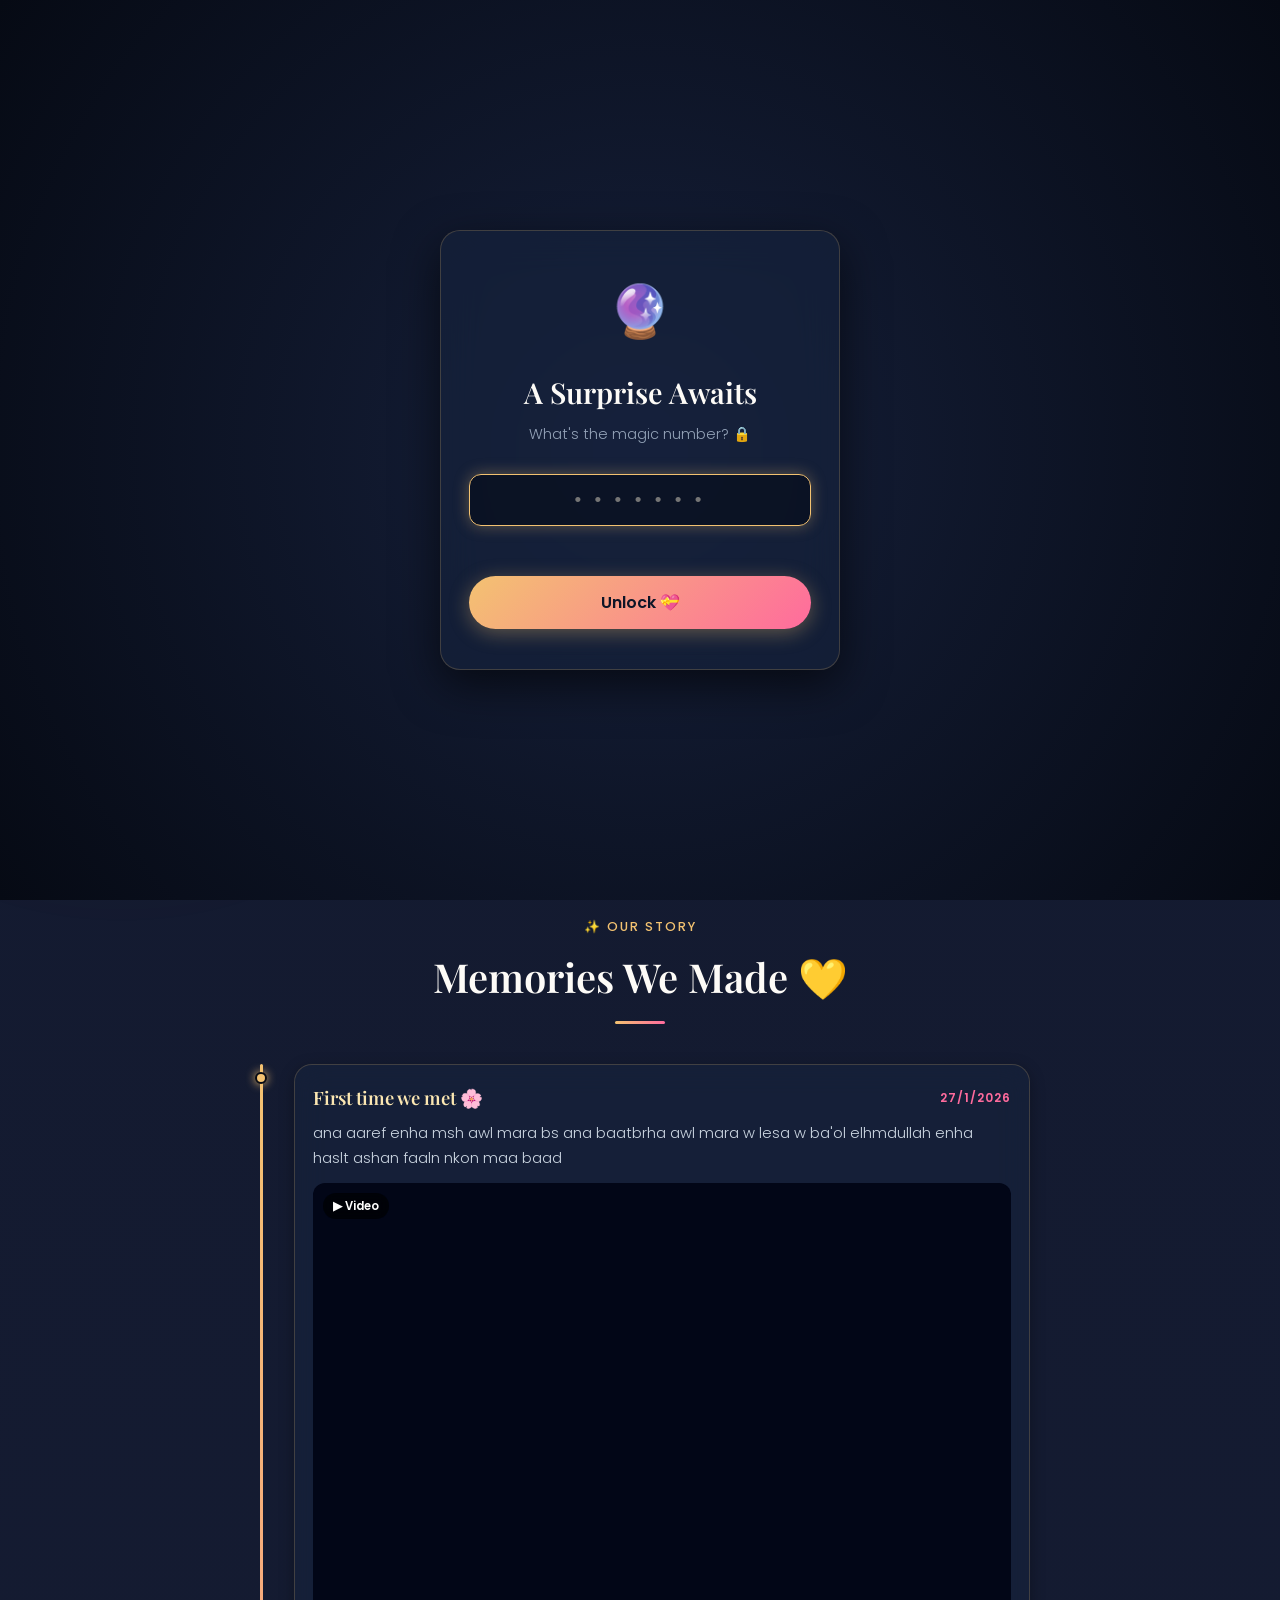
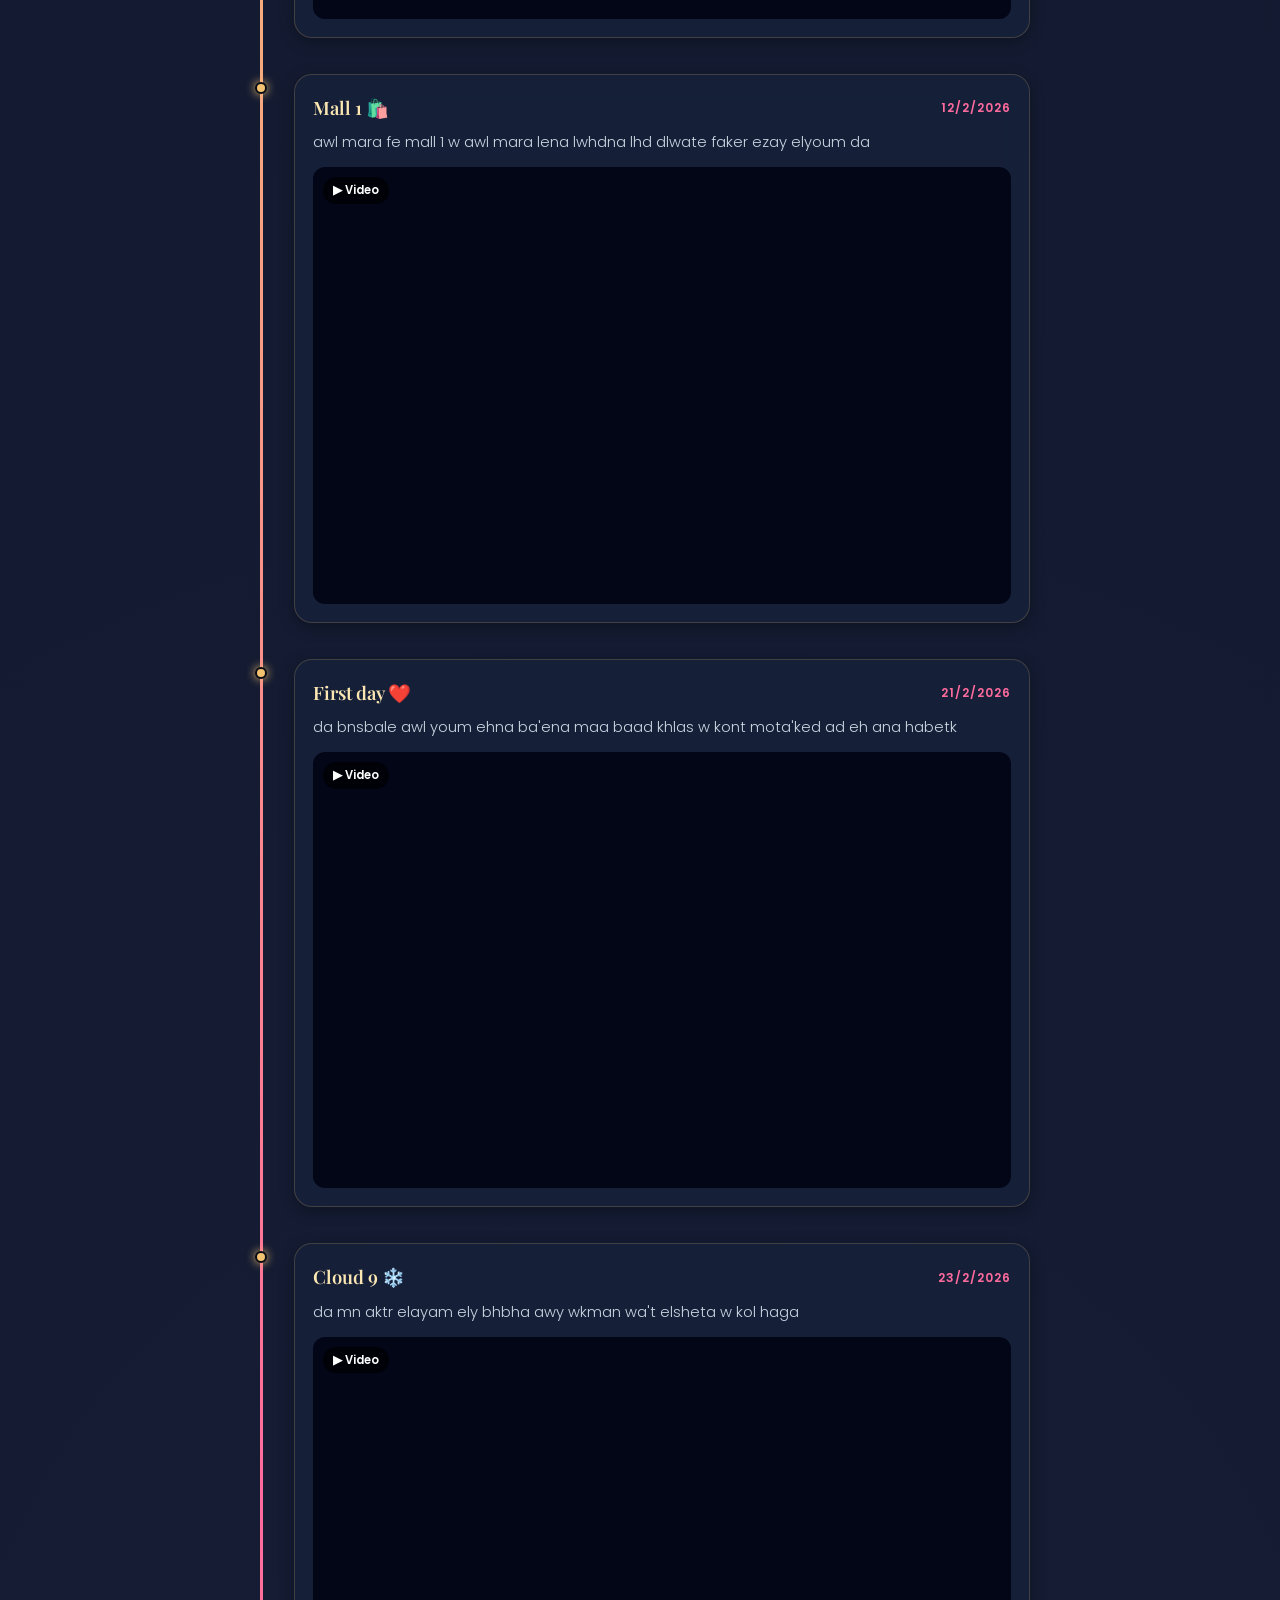
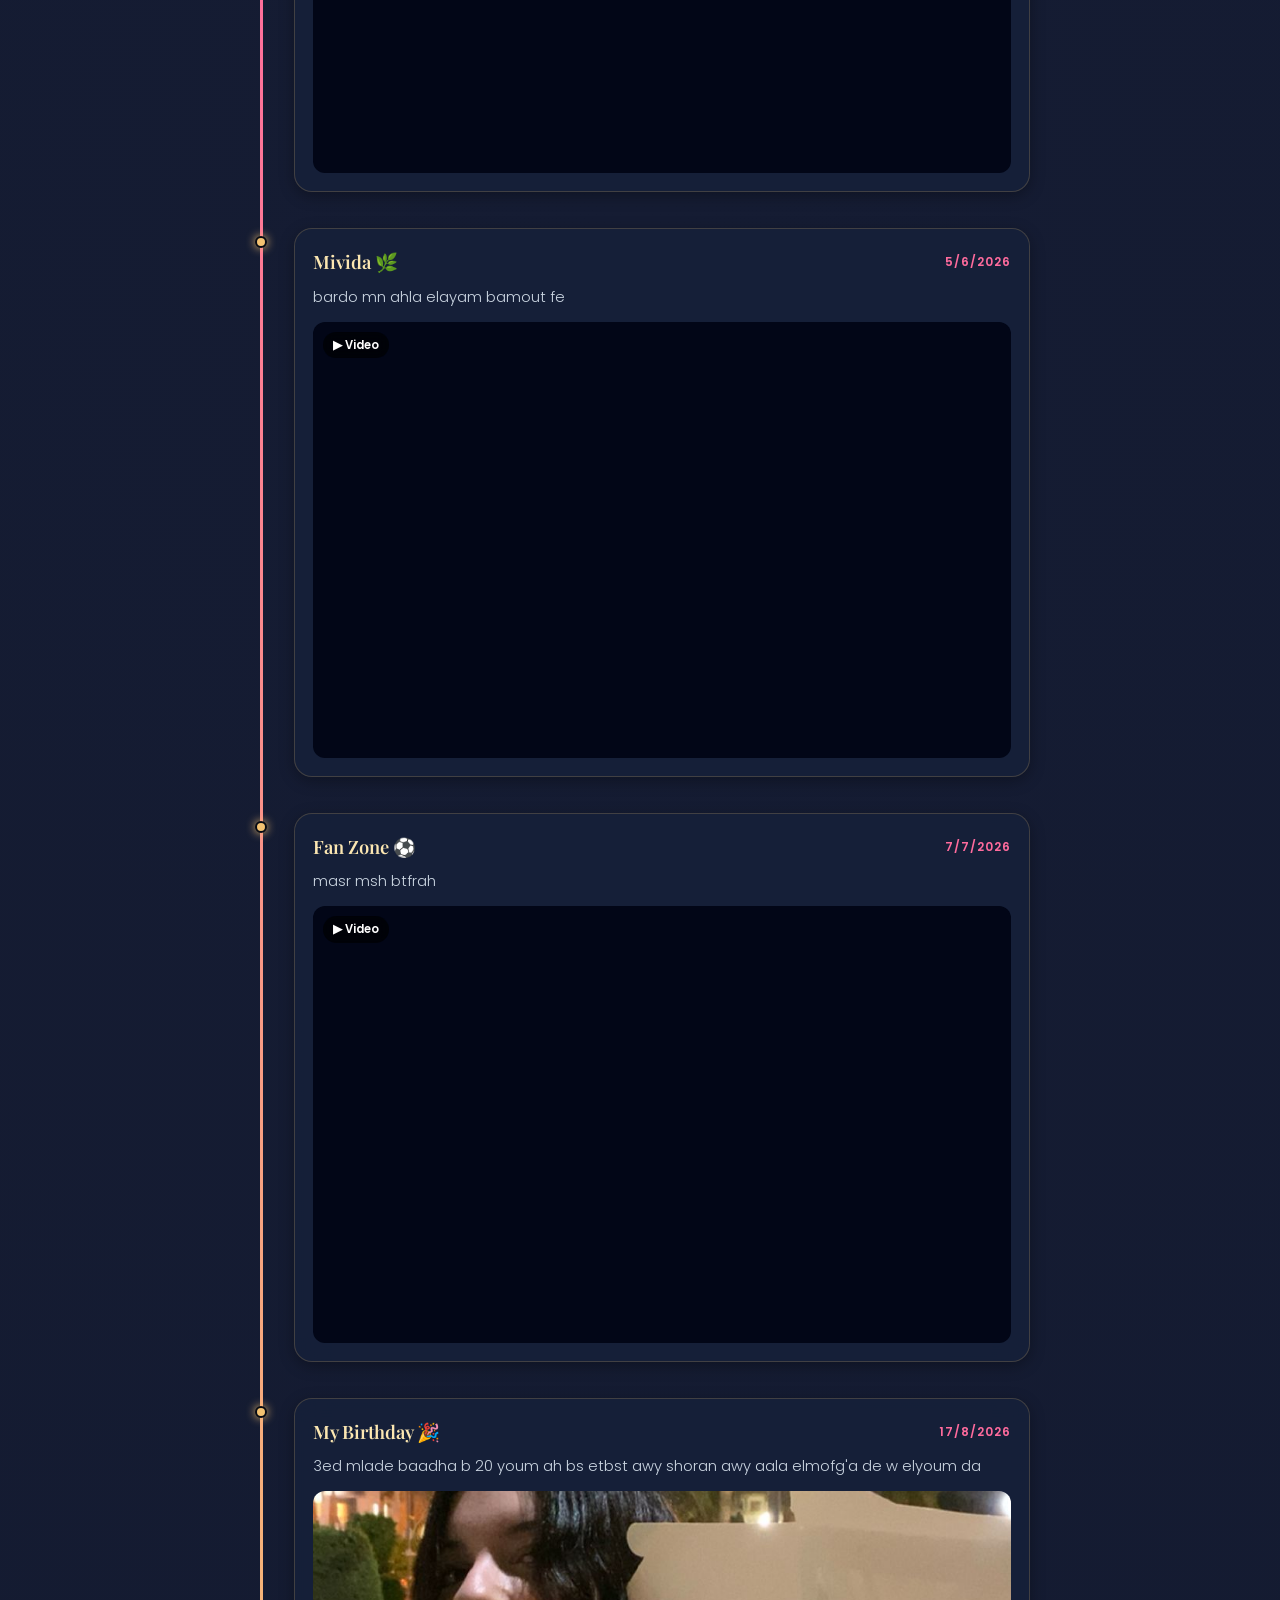
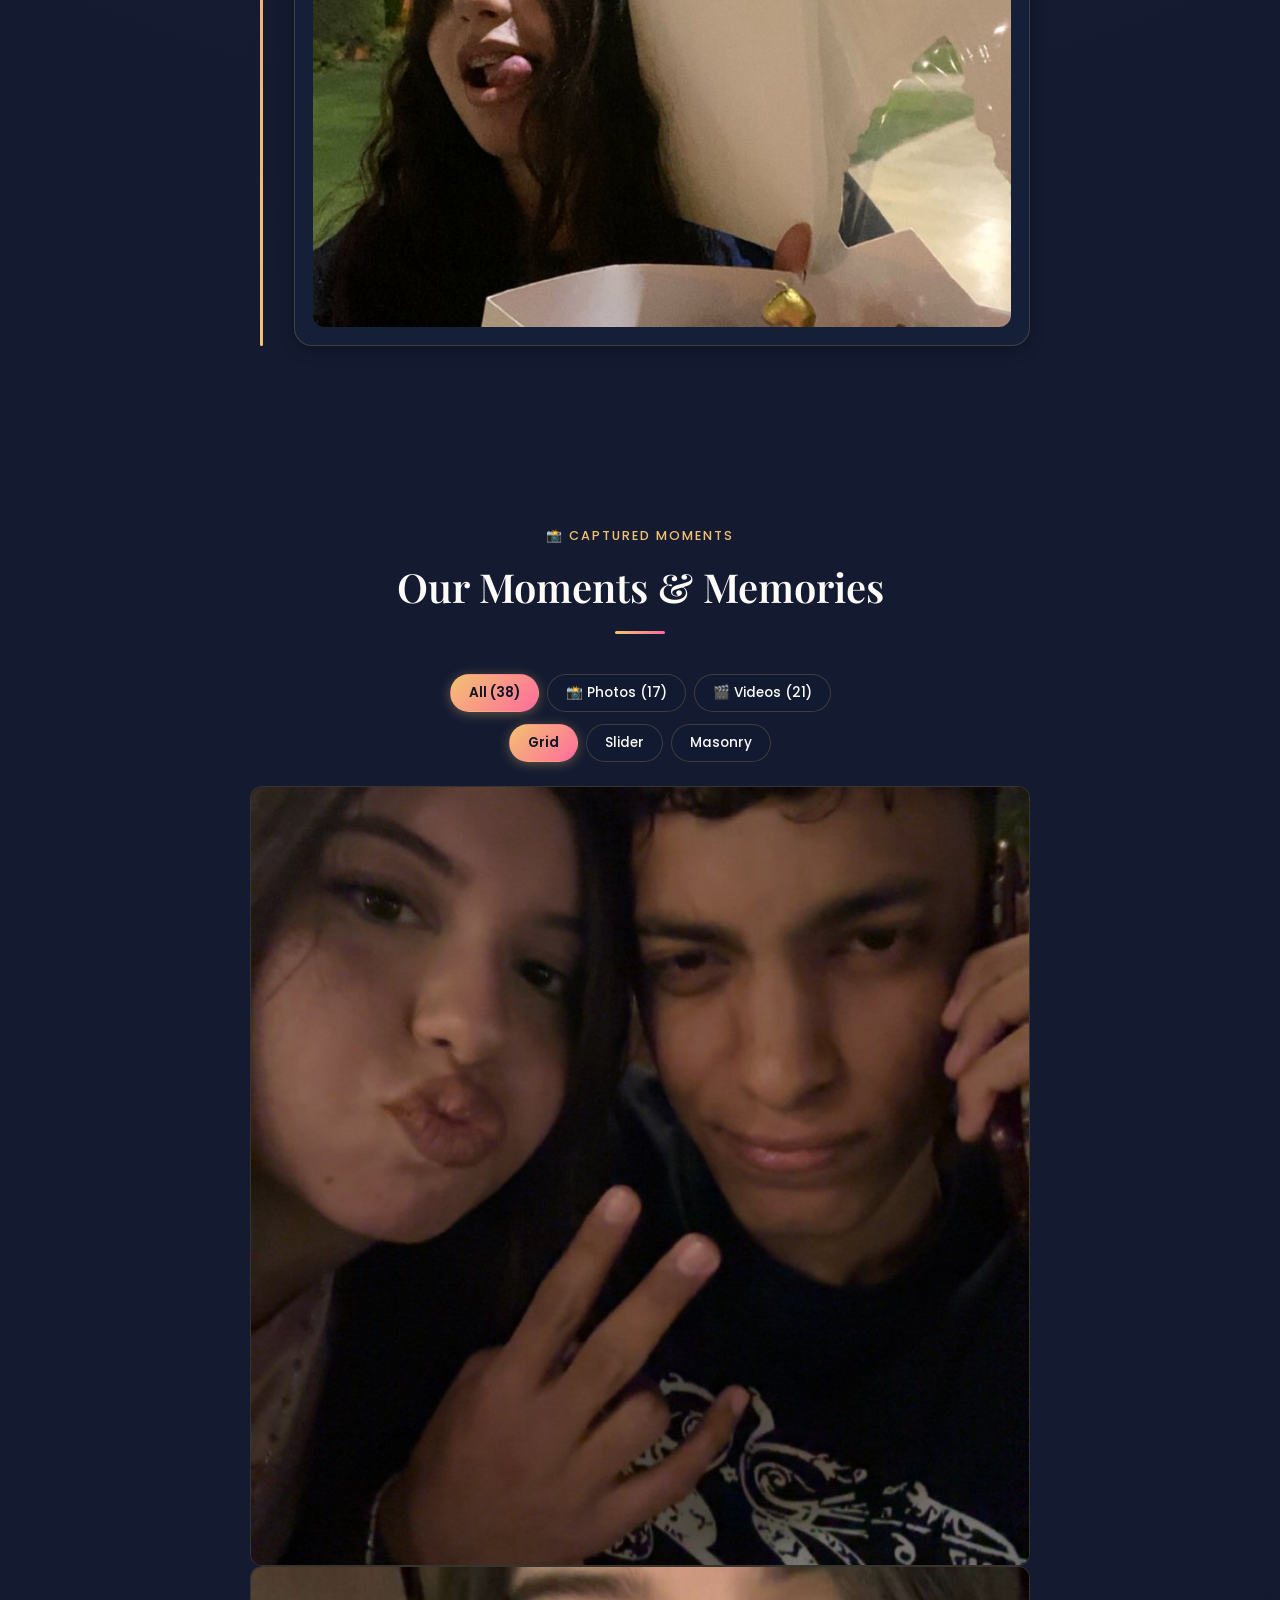
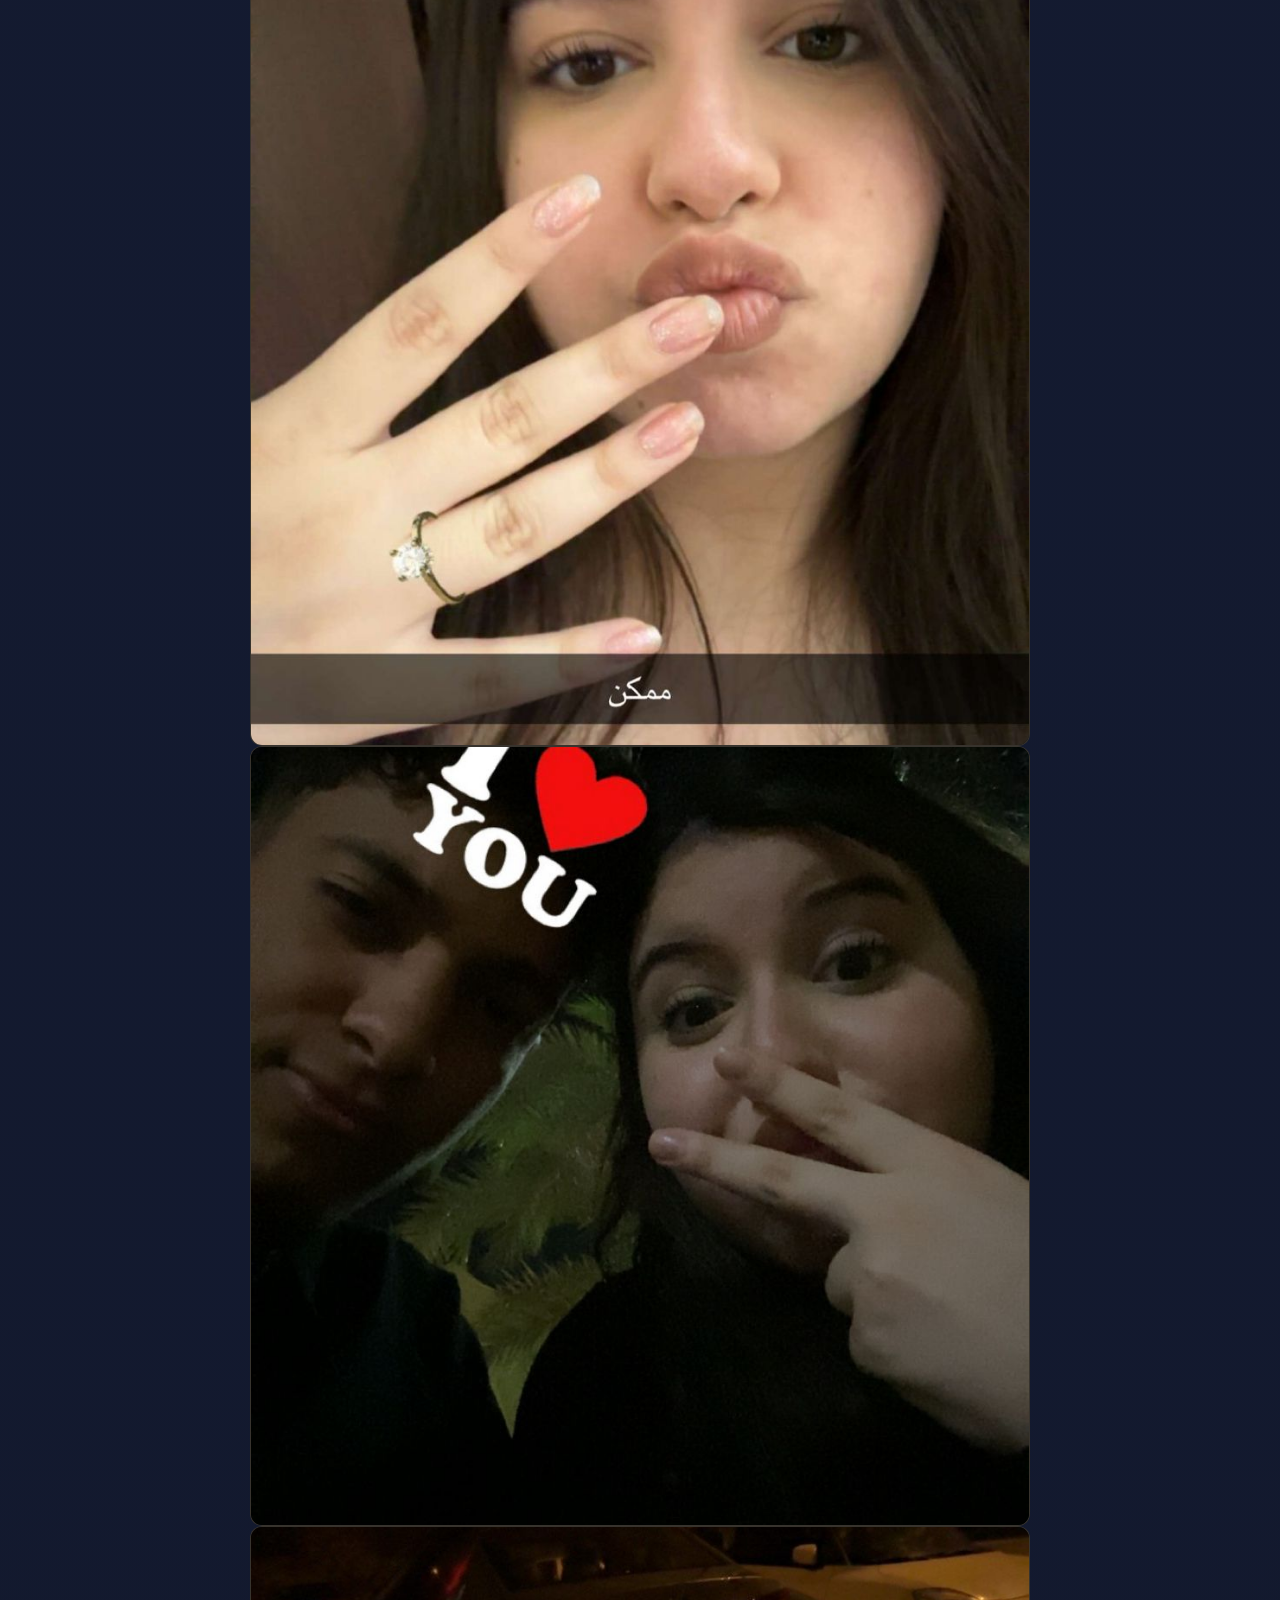
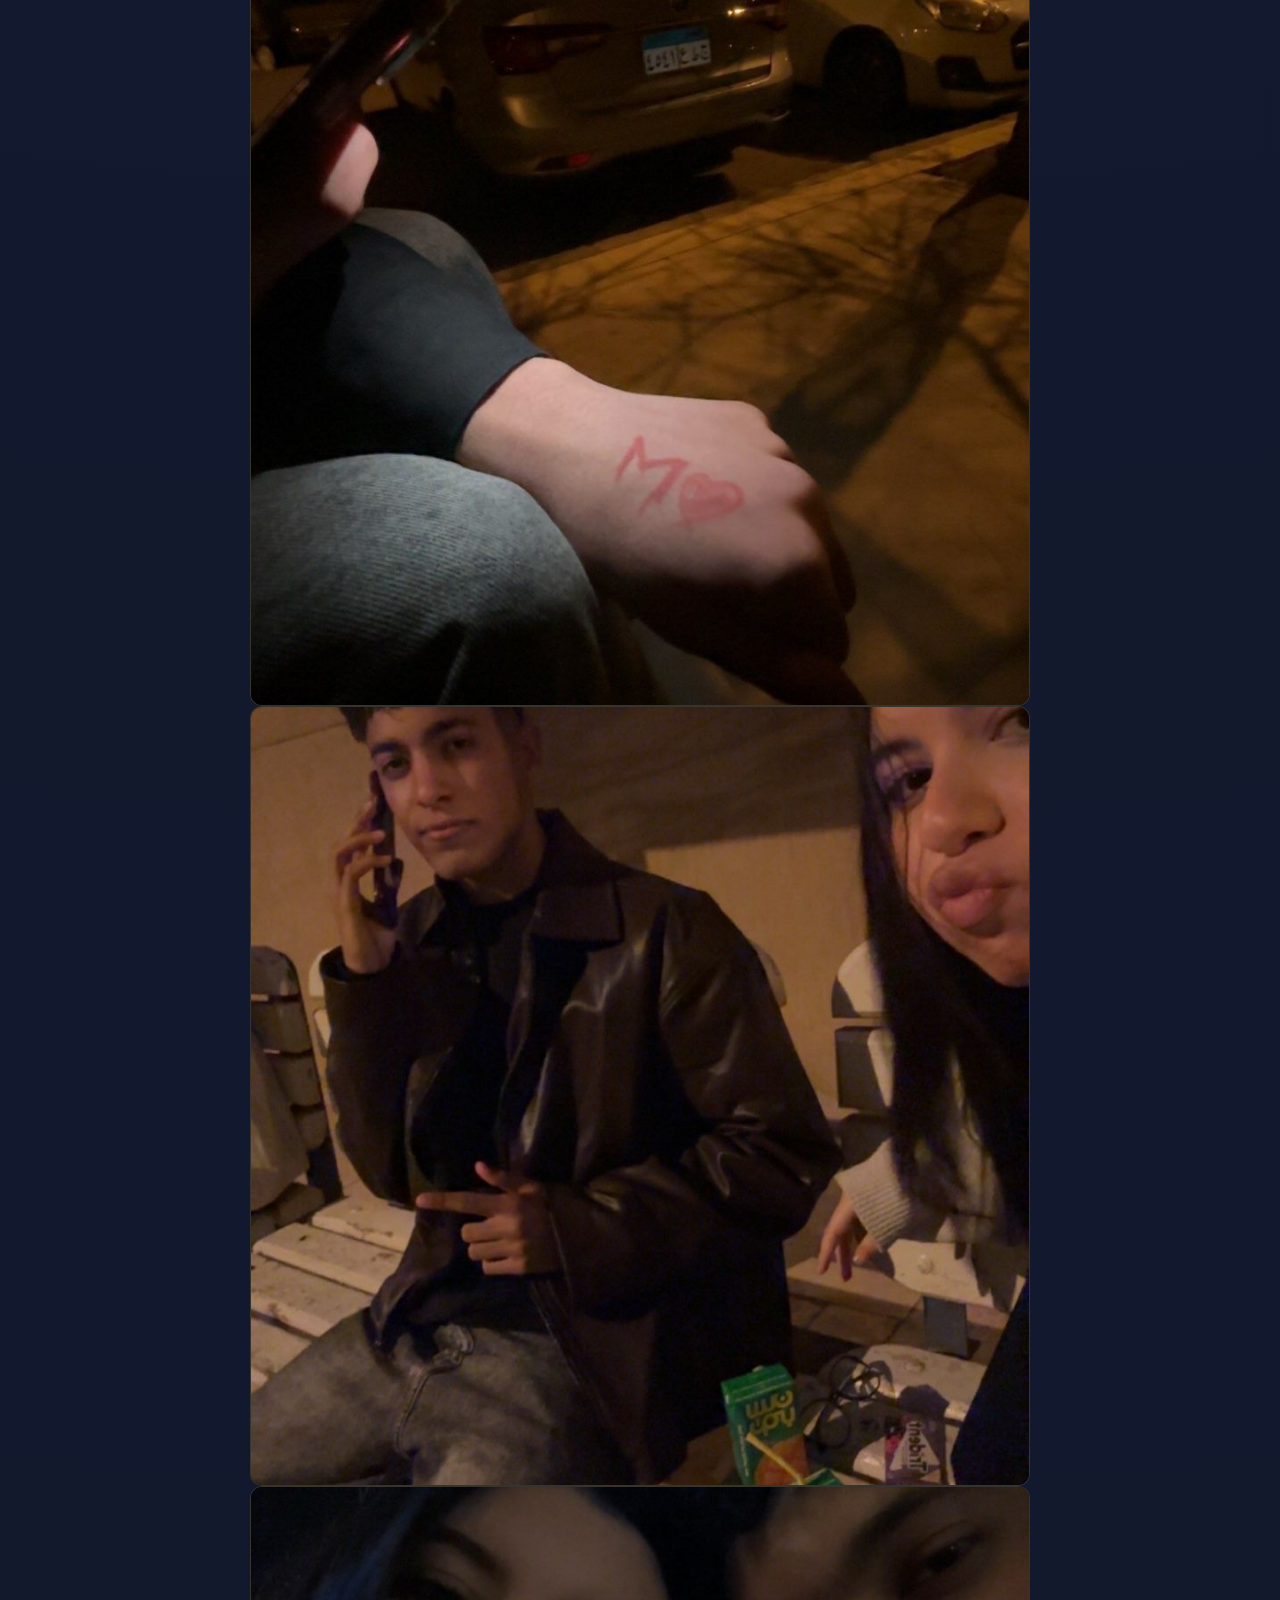
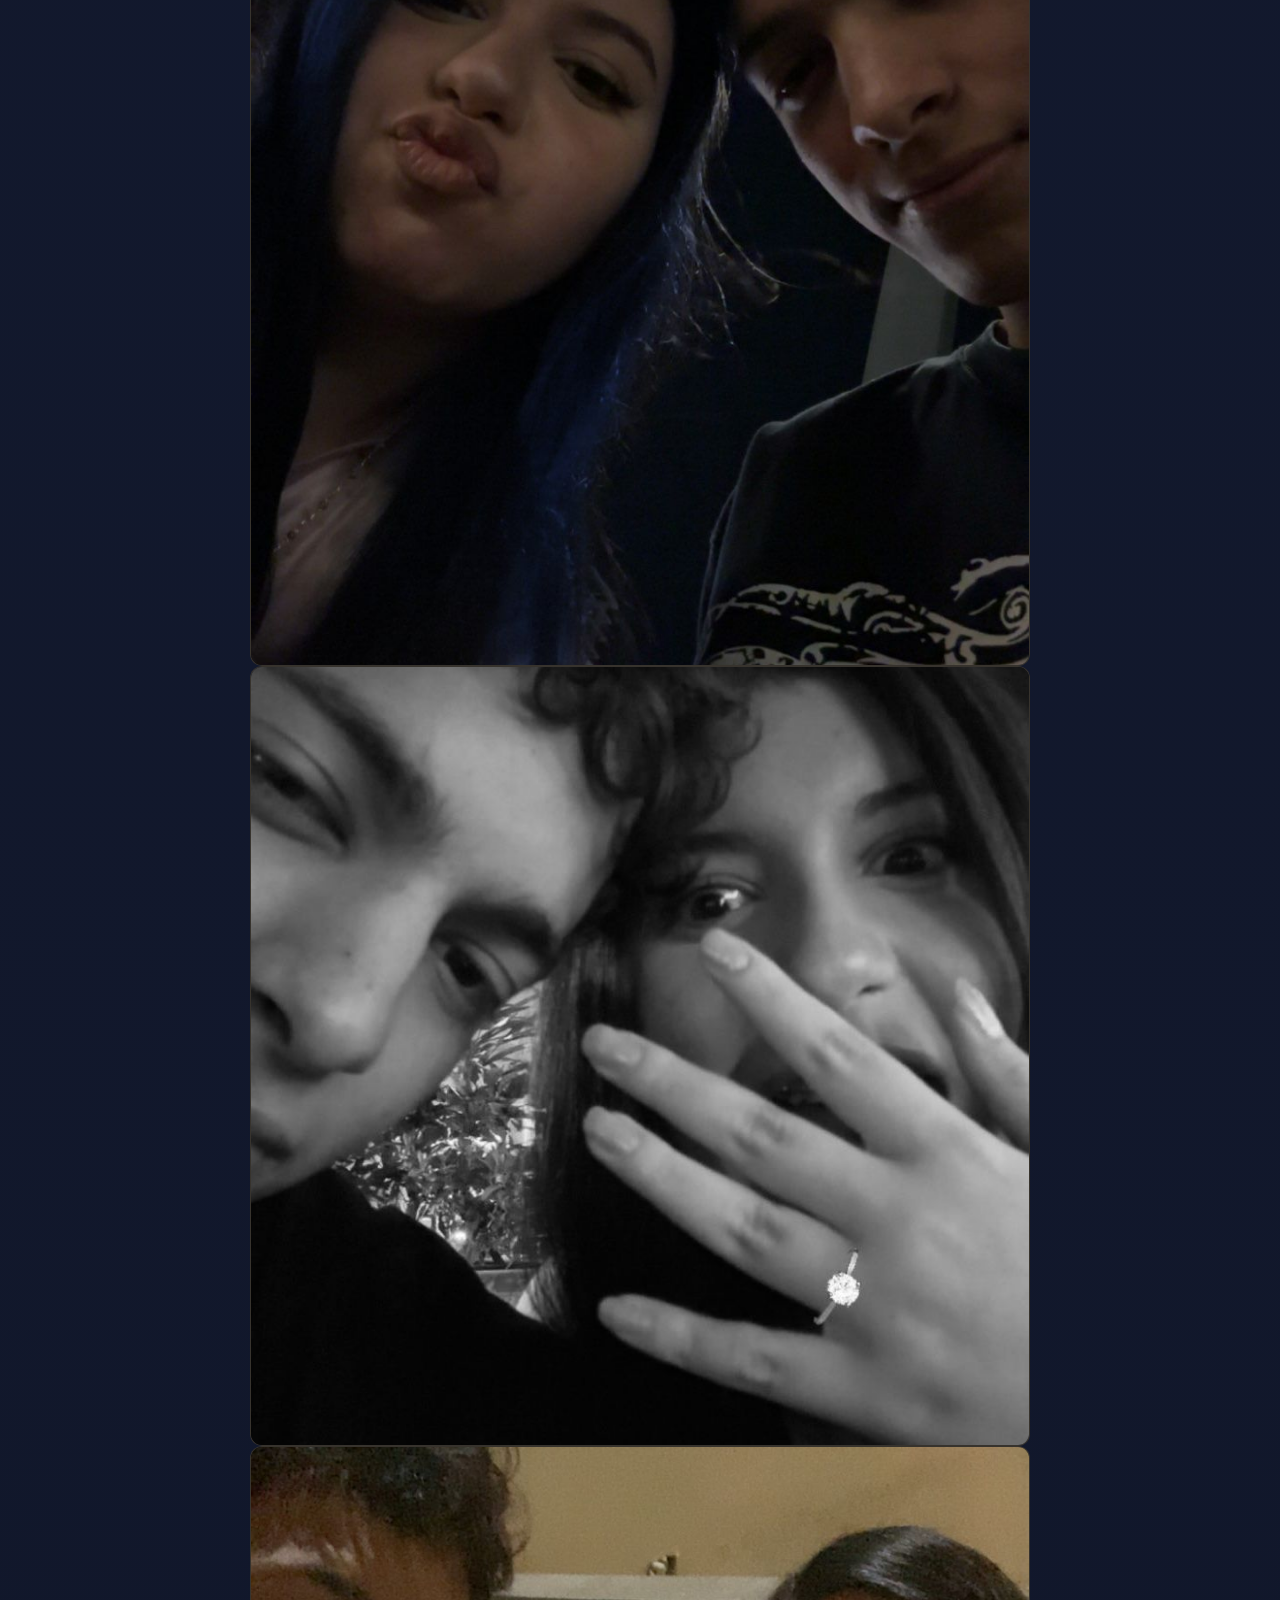
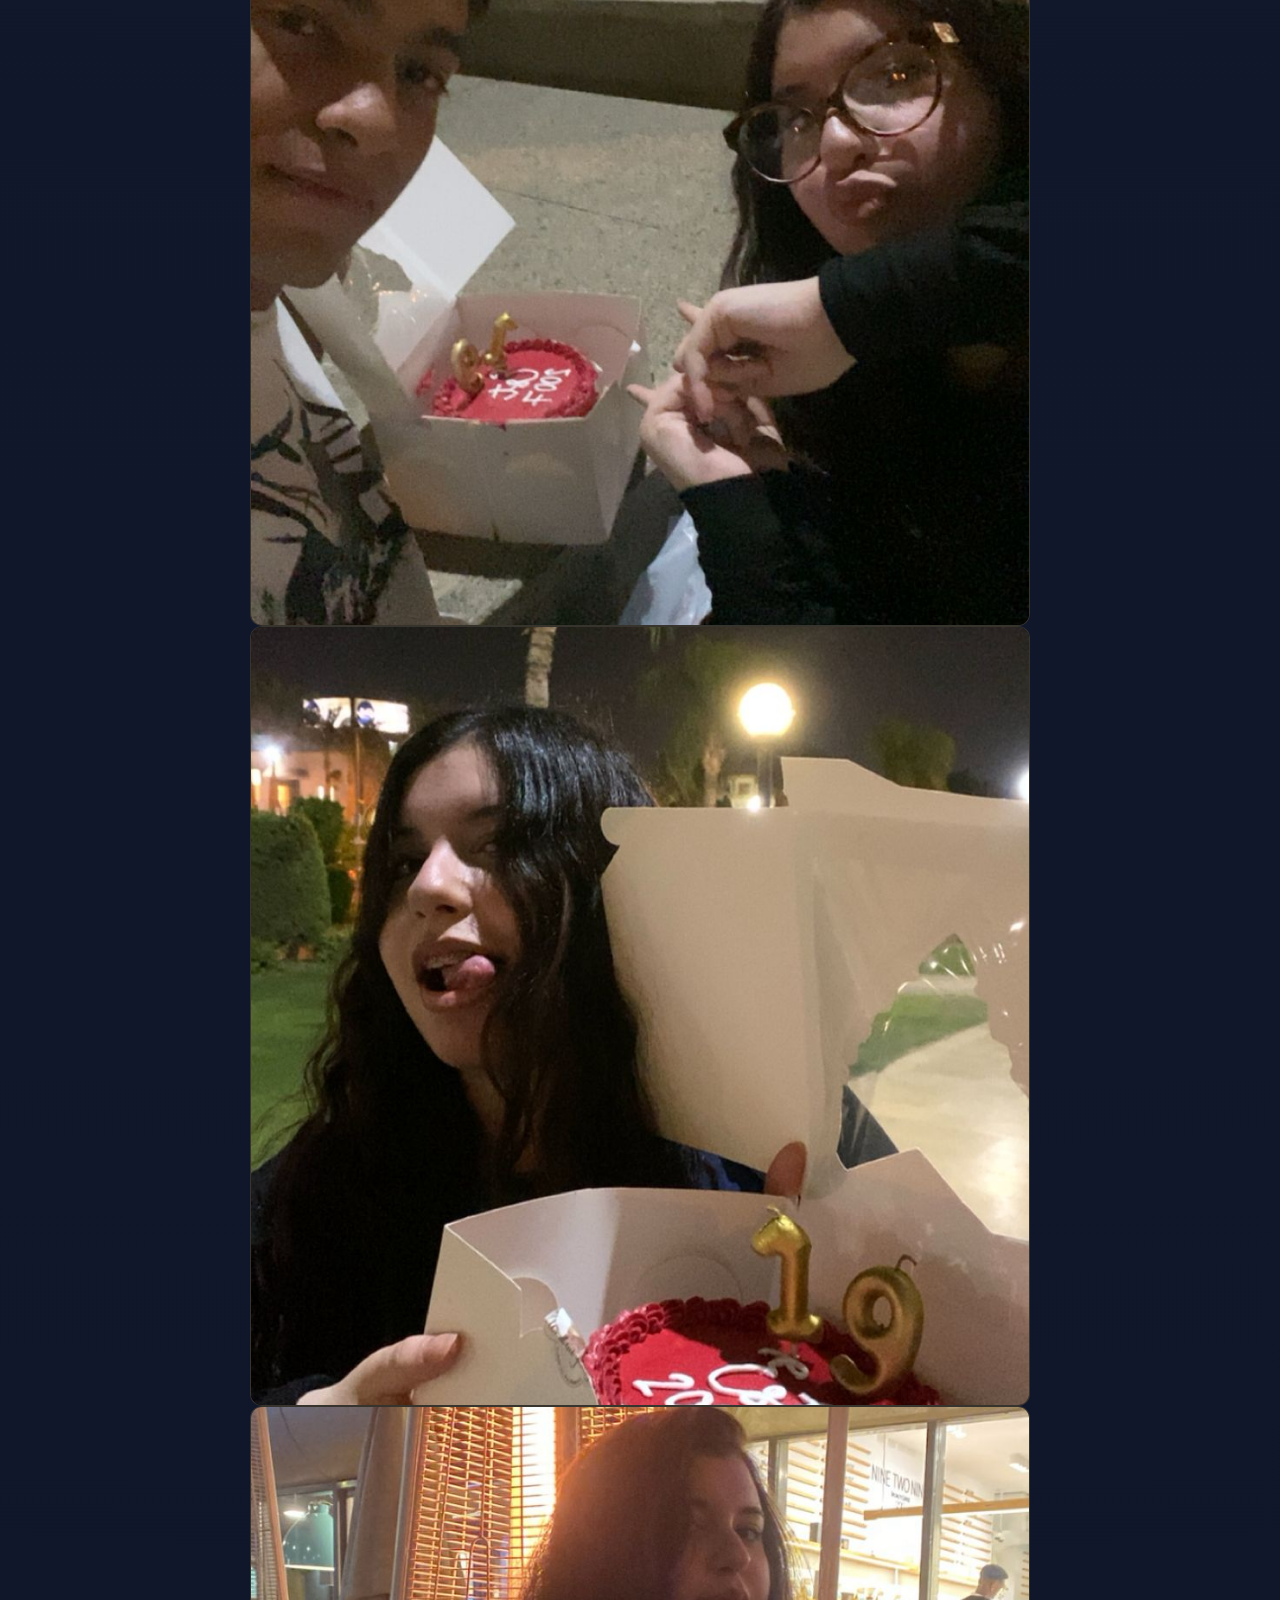
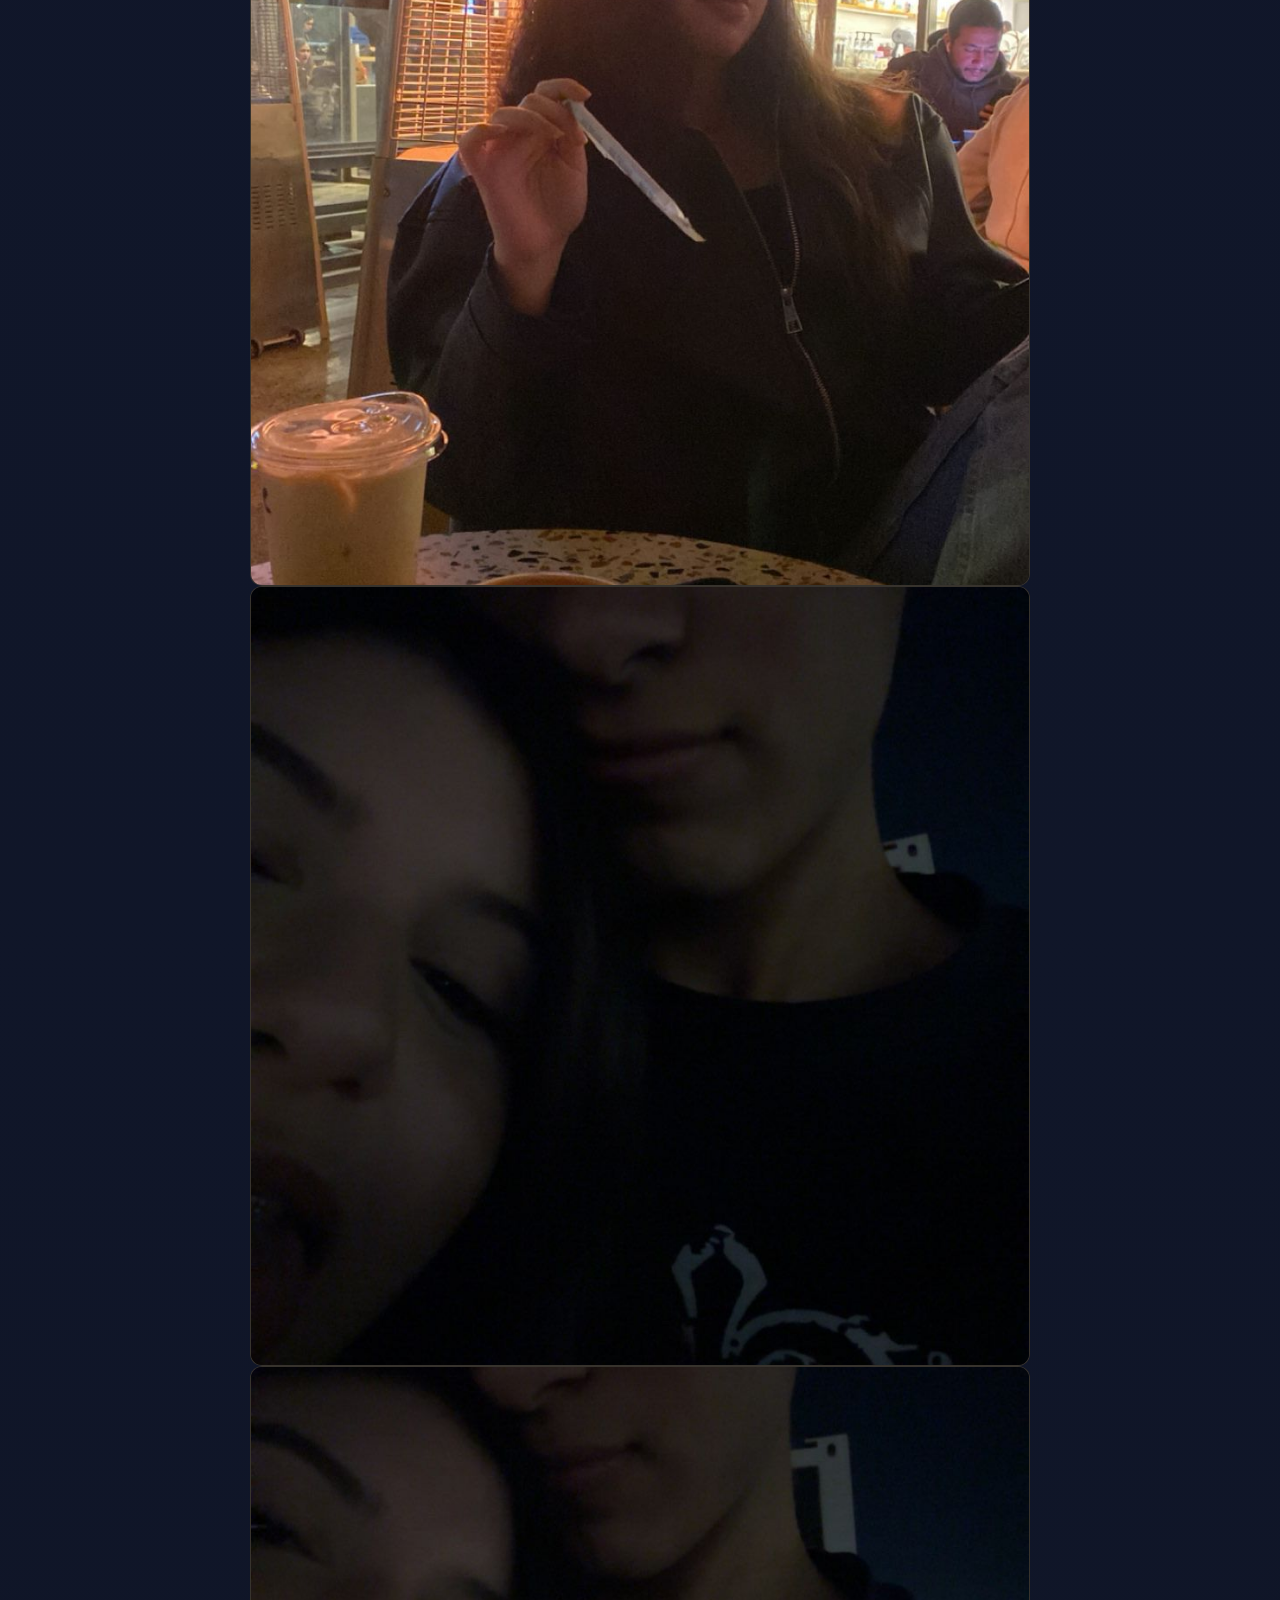
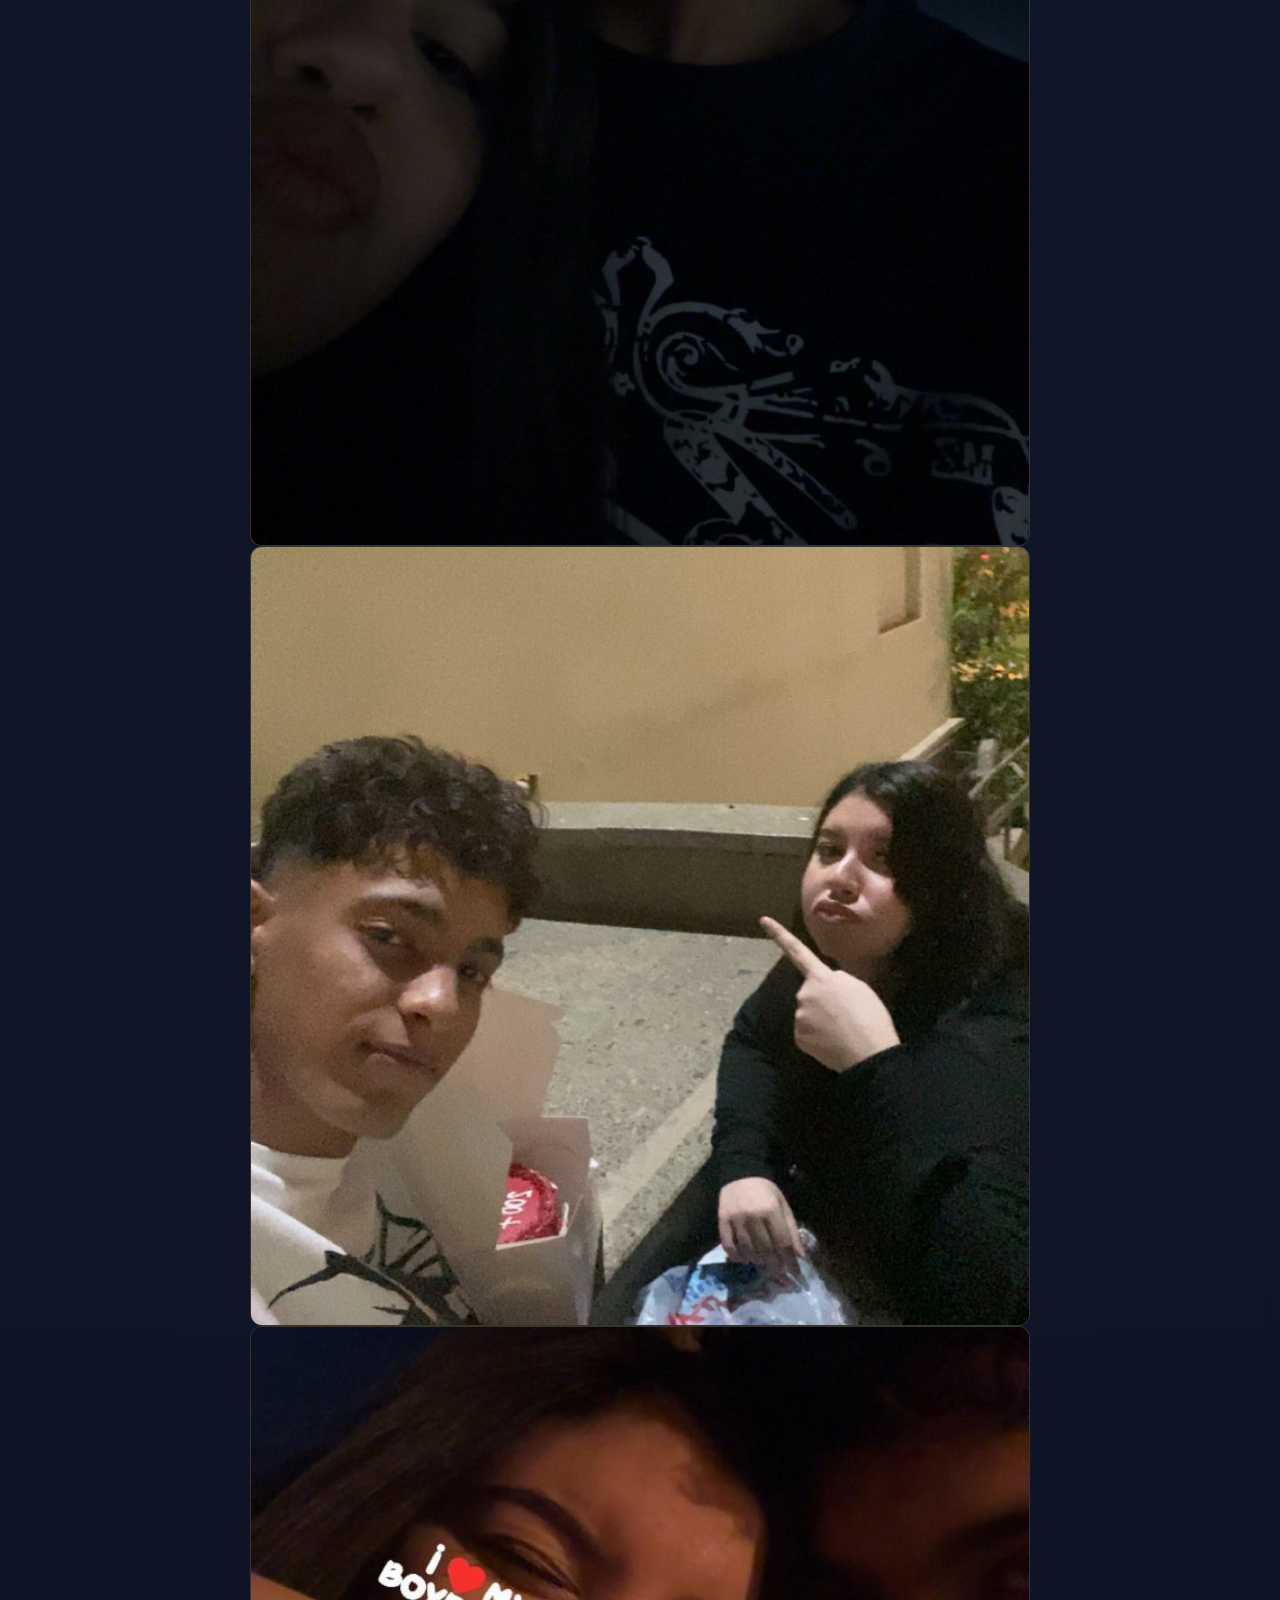
<file: index.html>
<!DOCTYPE html>
<html lang="en">
<head>
  <meta charset="UTF-8">
  <meta http-equiv="refresh" content="0; url=2/index.html">
  <title>Happy Birthday Yumy</title>
  <script>
    window.location.replace("2/index.html");
  </script>
</head>
<body>
  <p>Redirecting... <a href="2/index.html">Click here if not redirected</a>.</p>
</body>
</html>
</file>
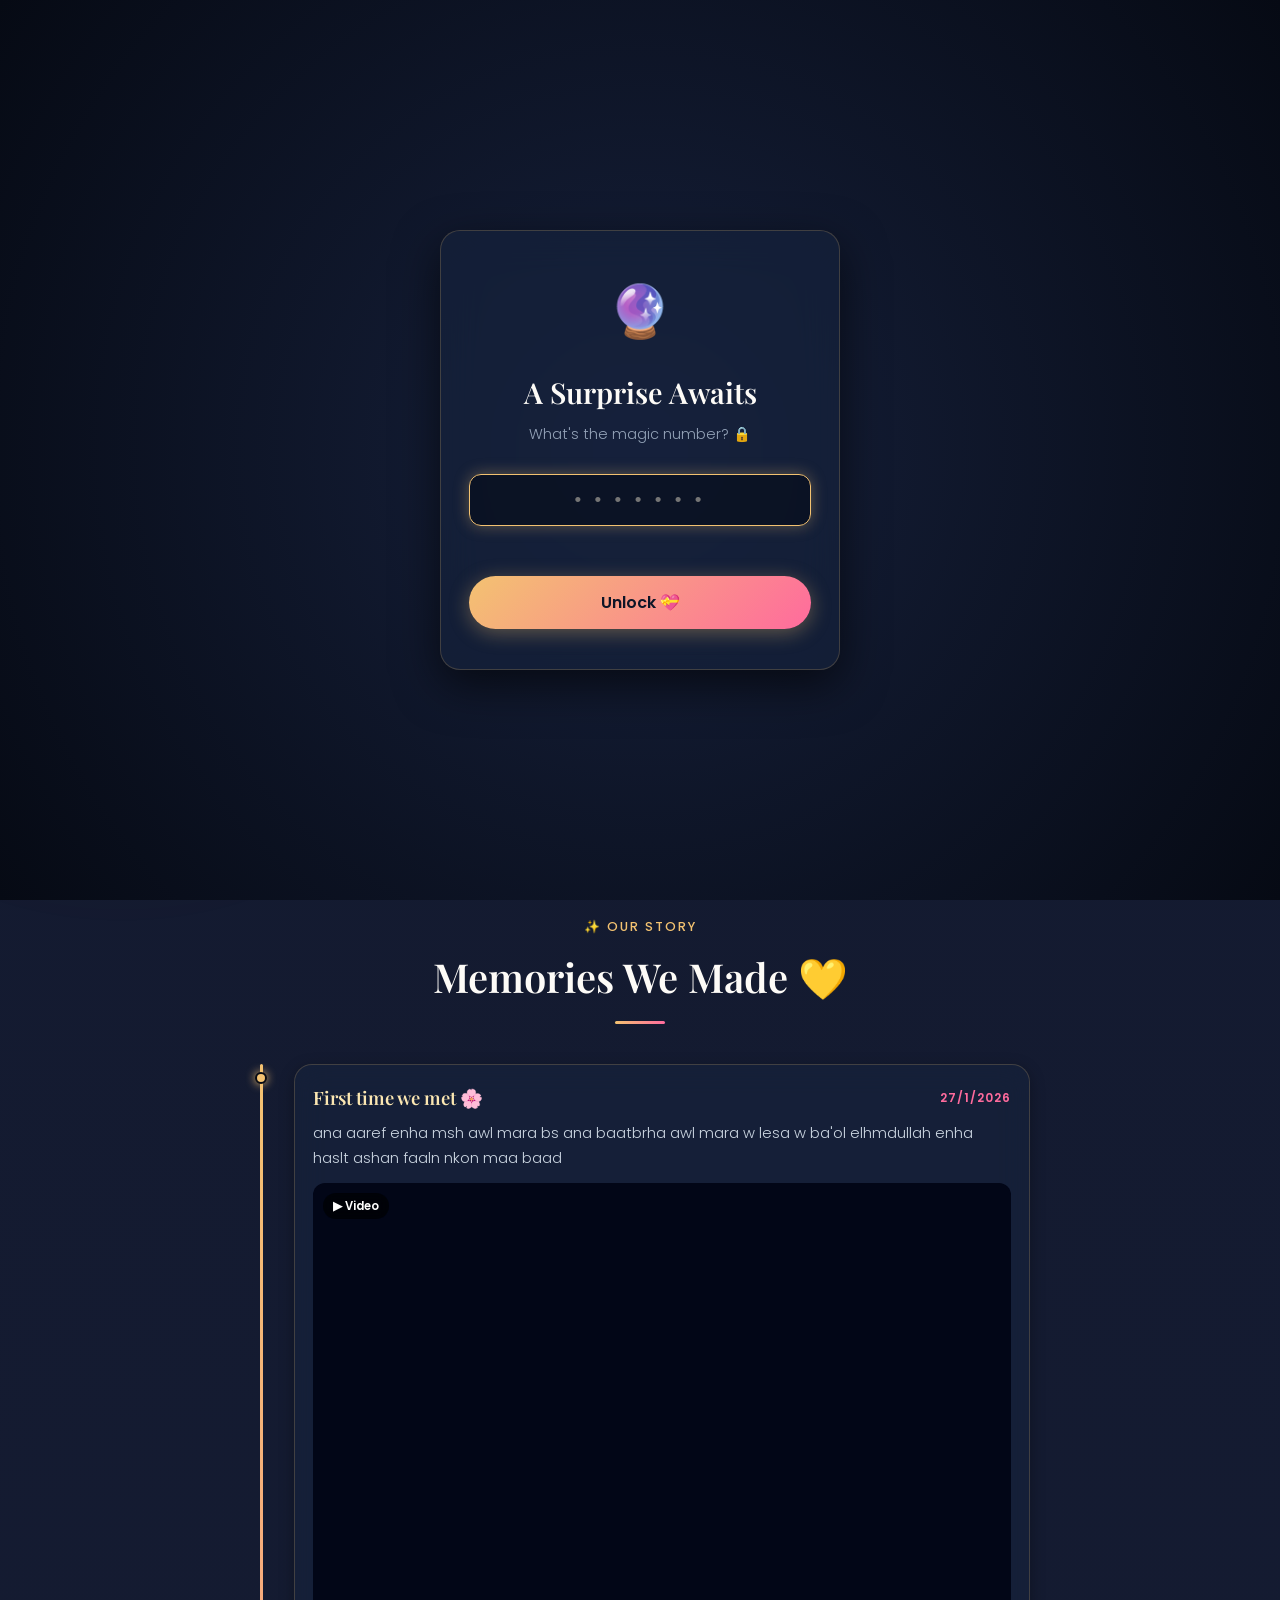
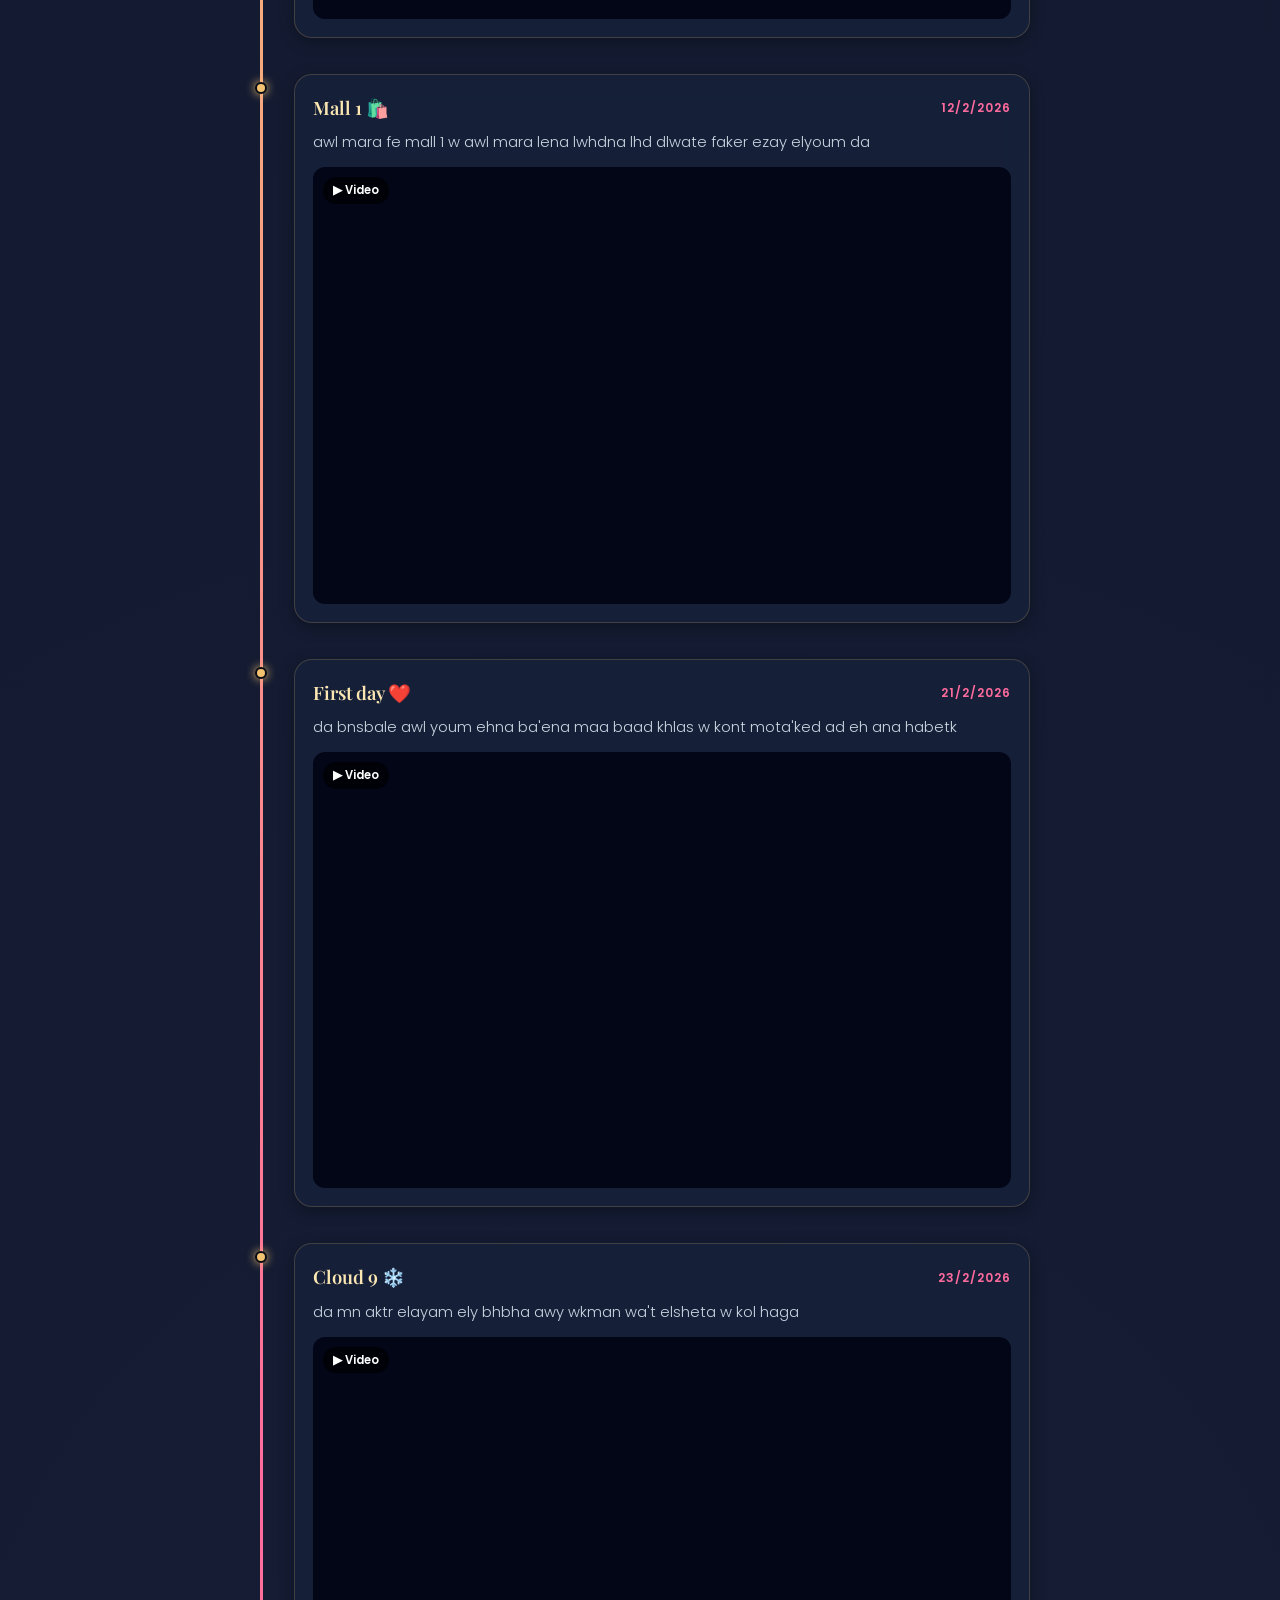
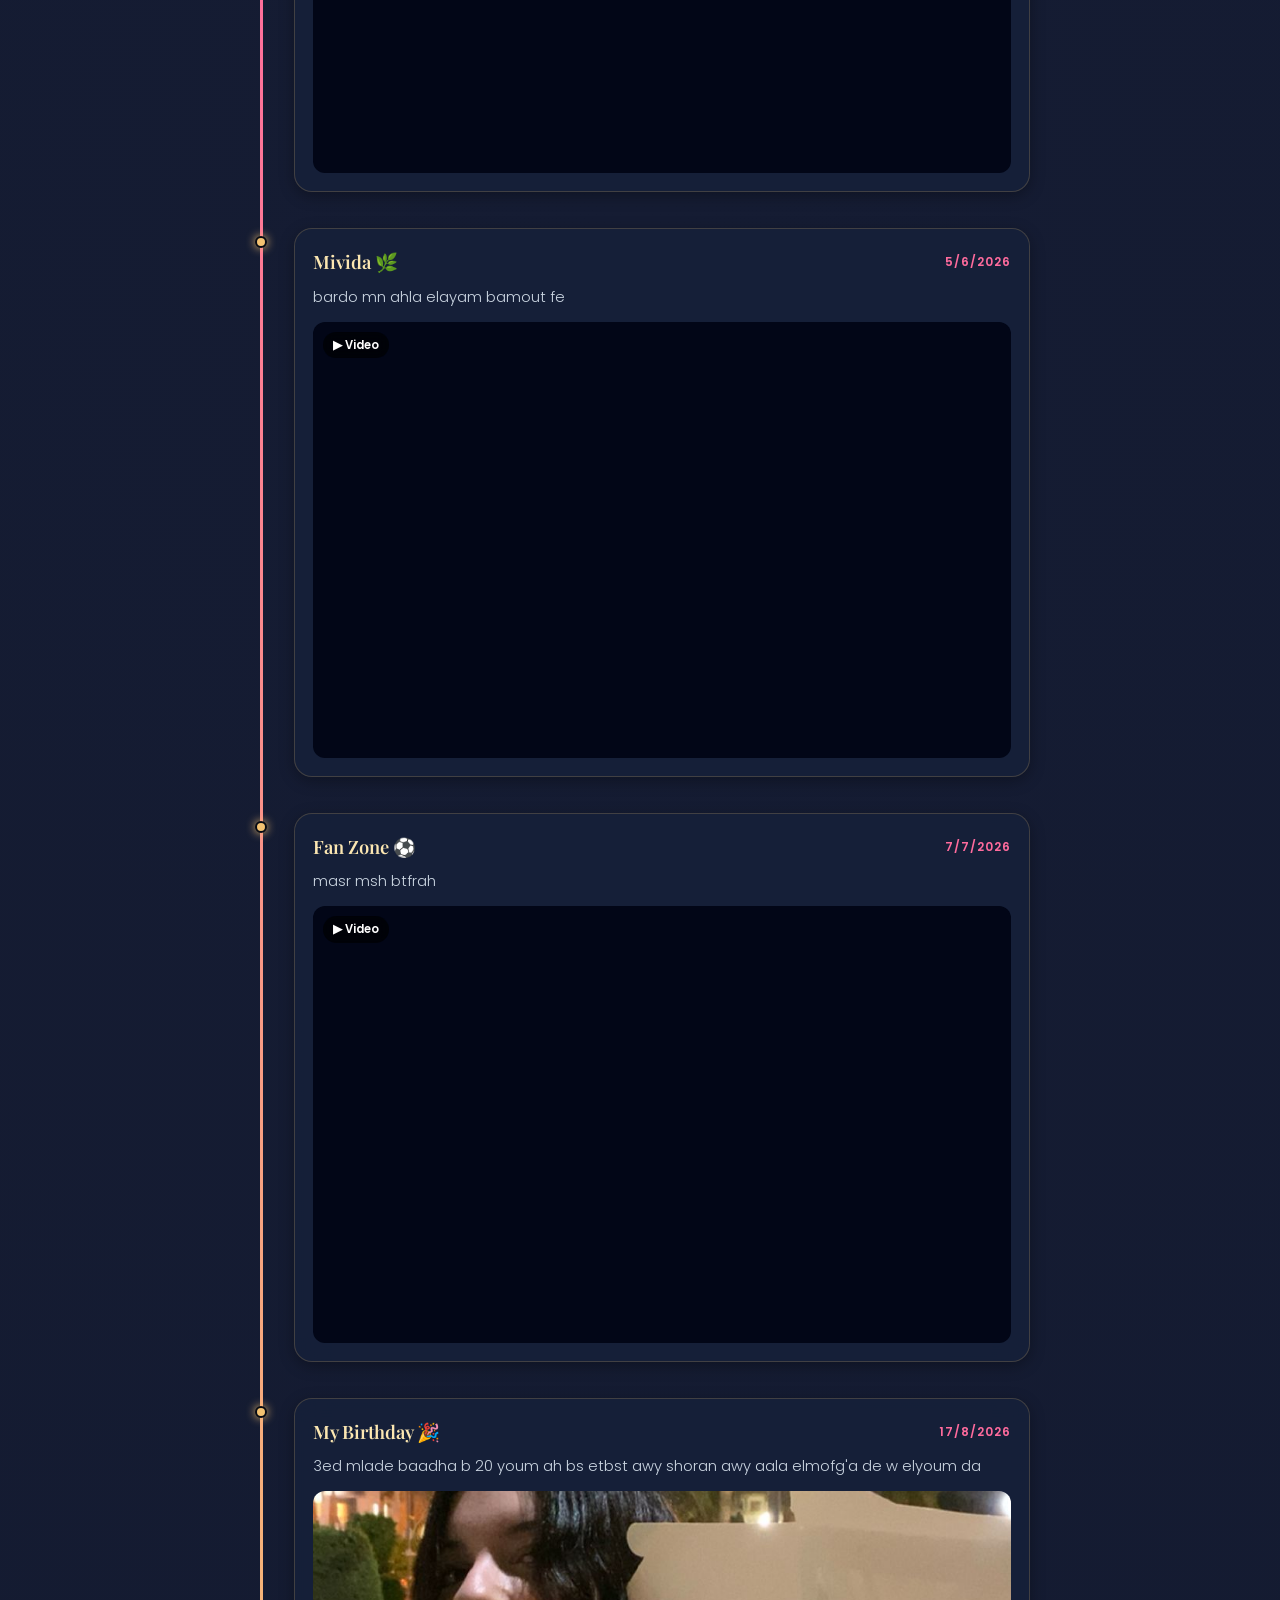
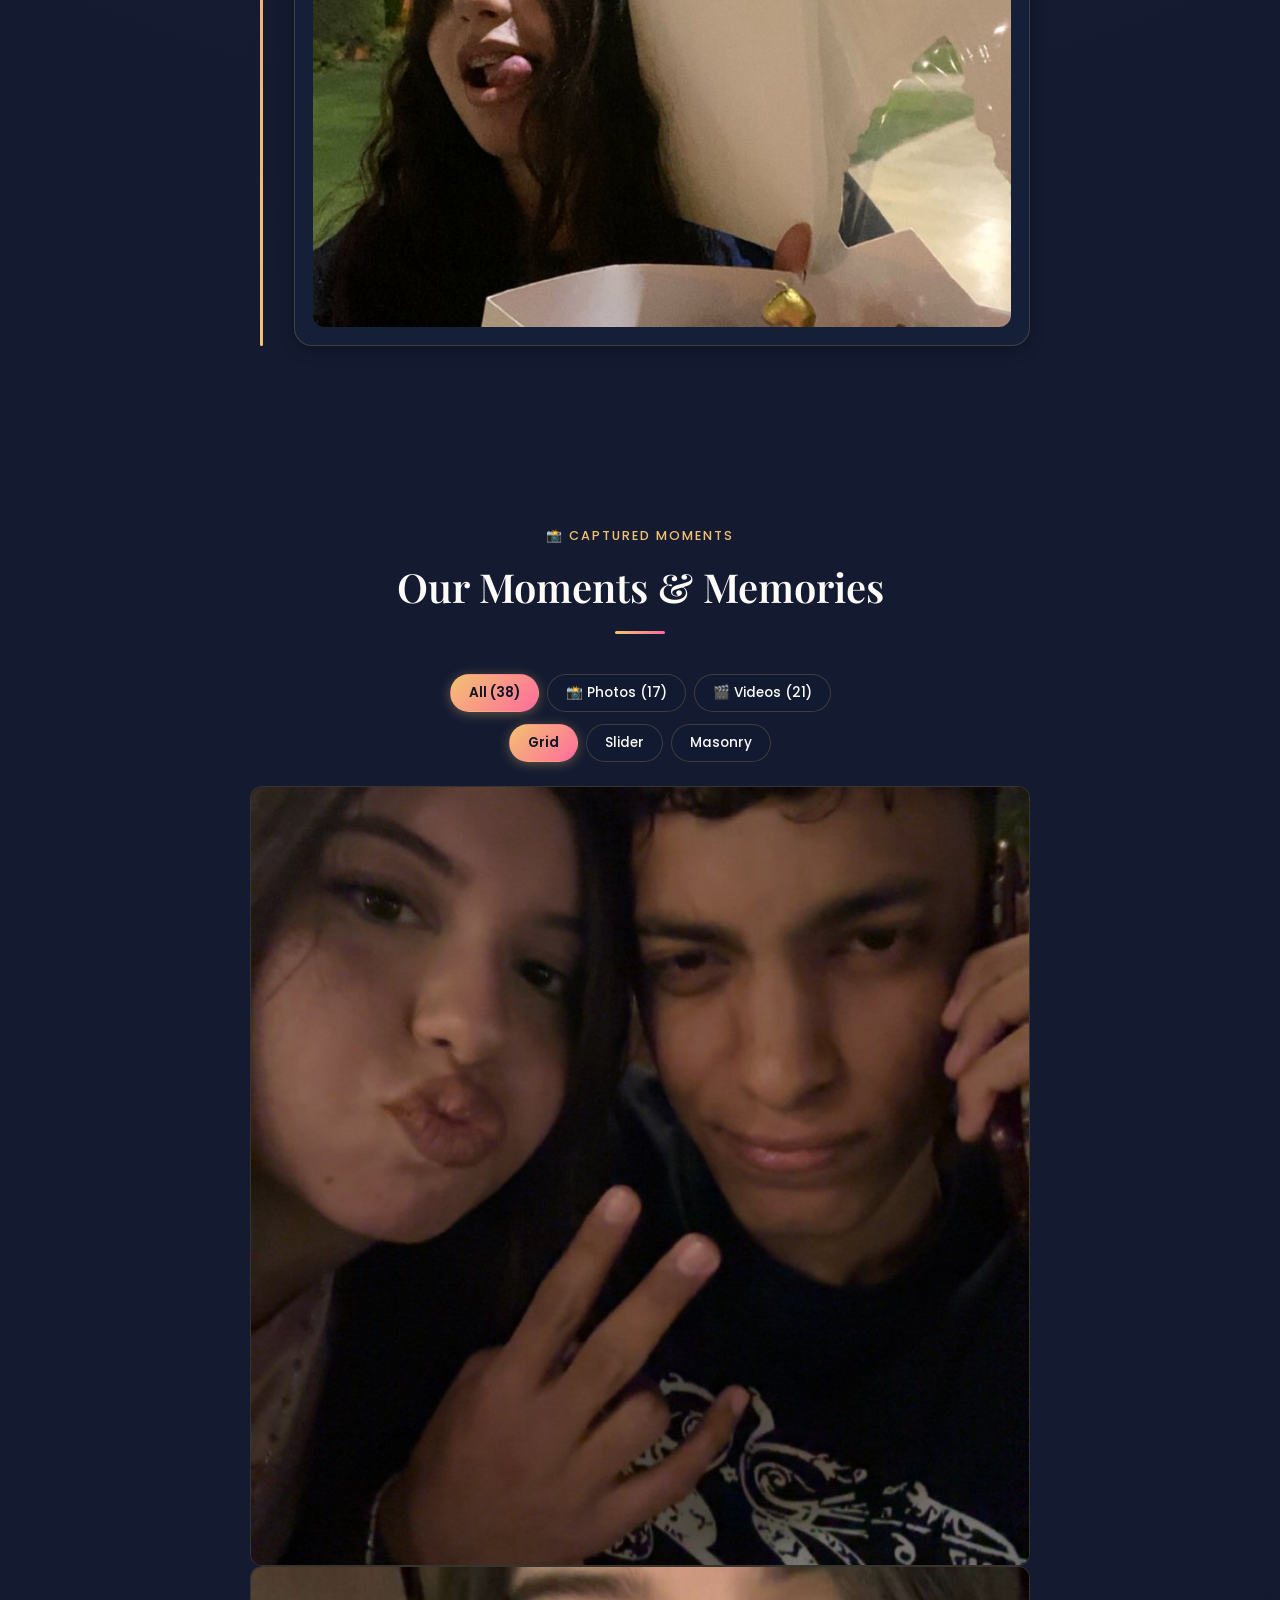
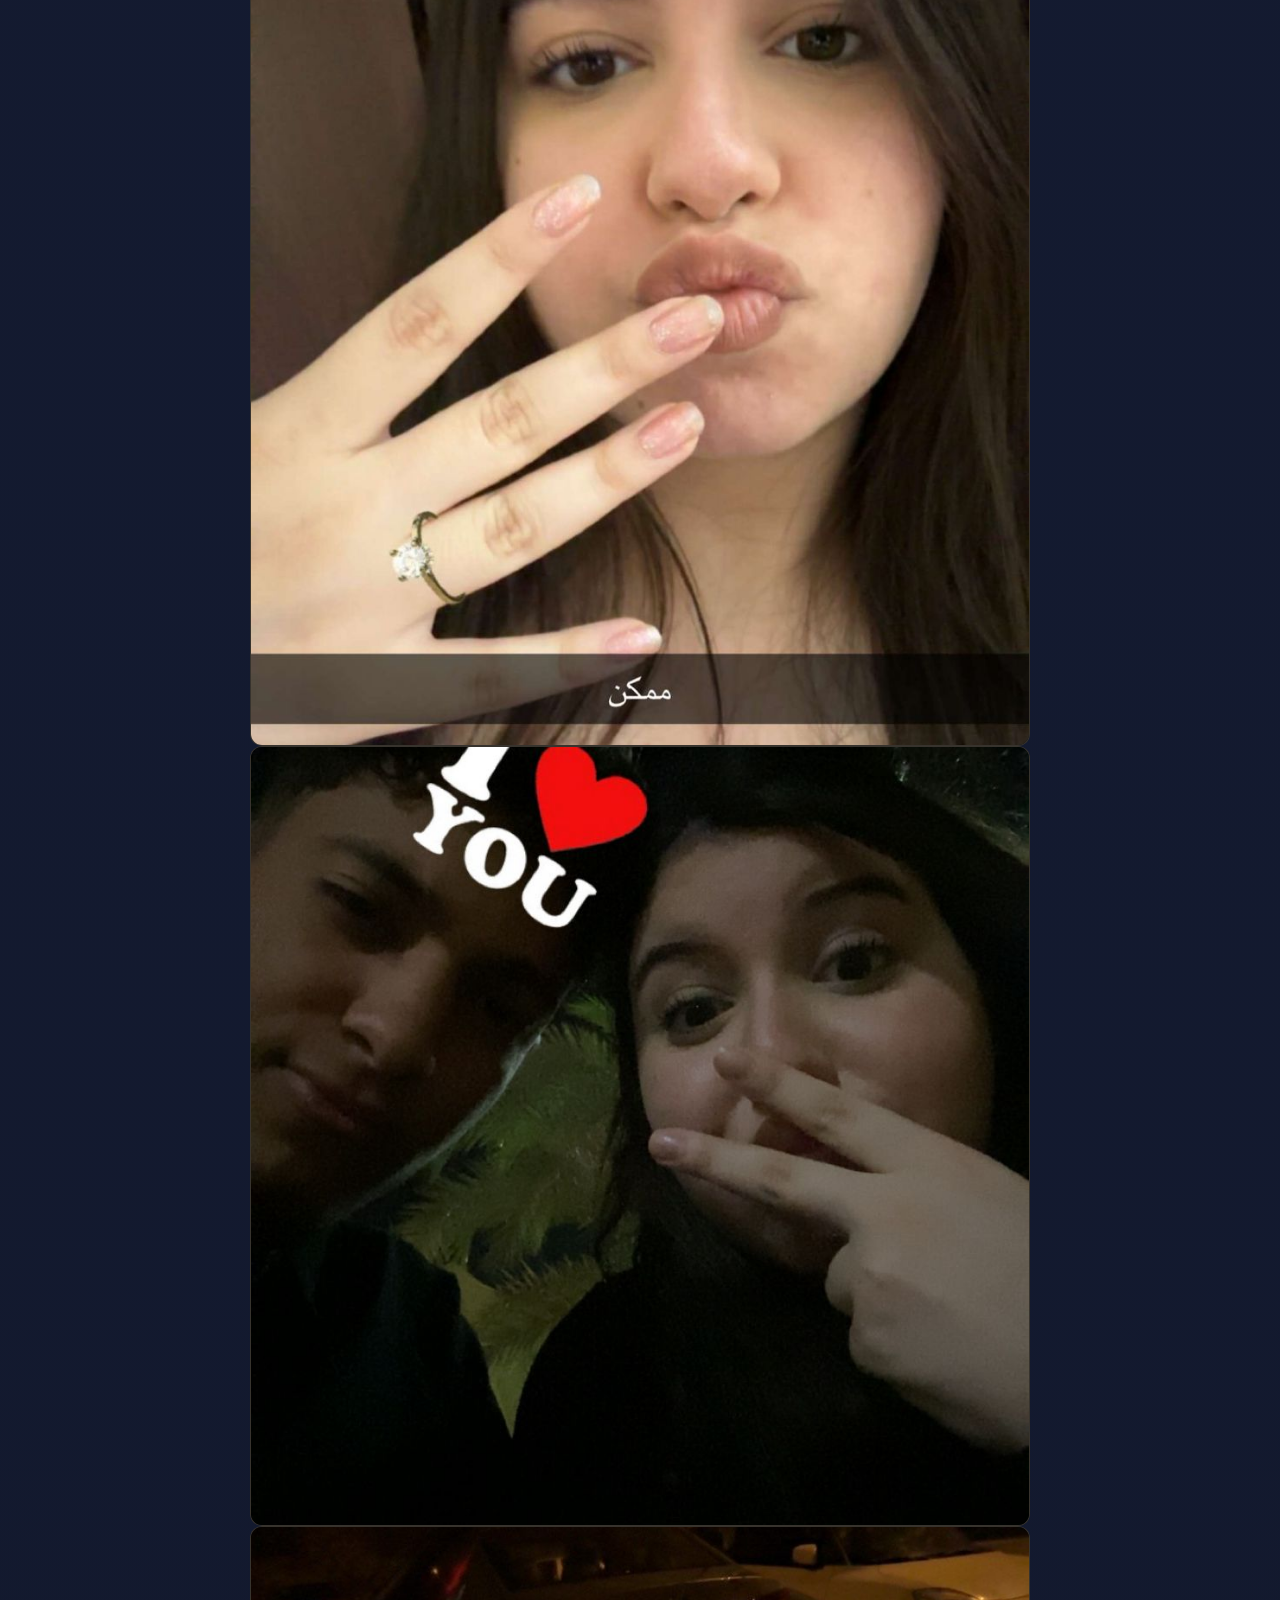
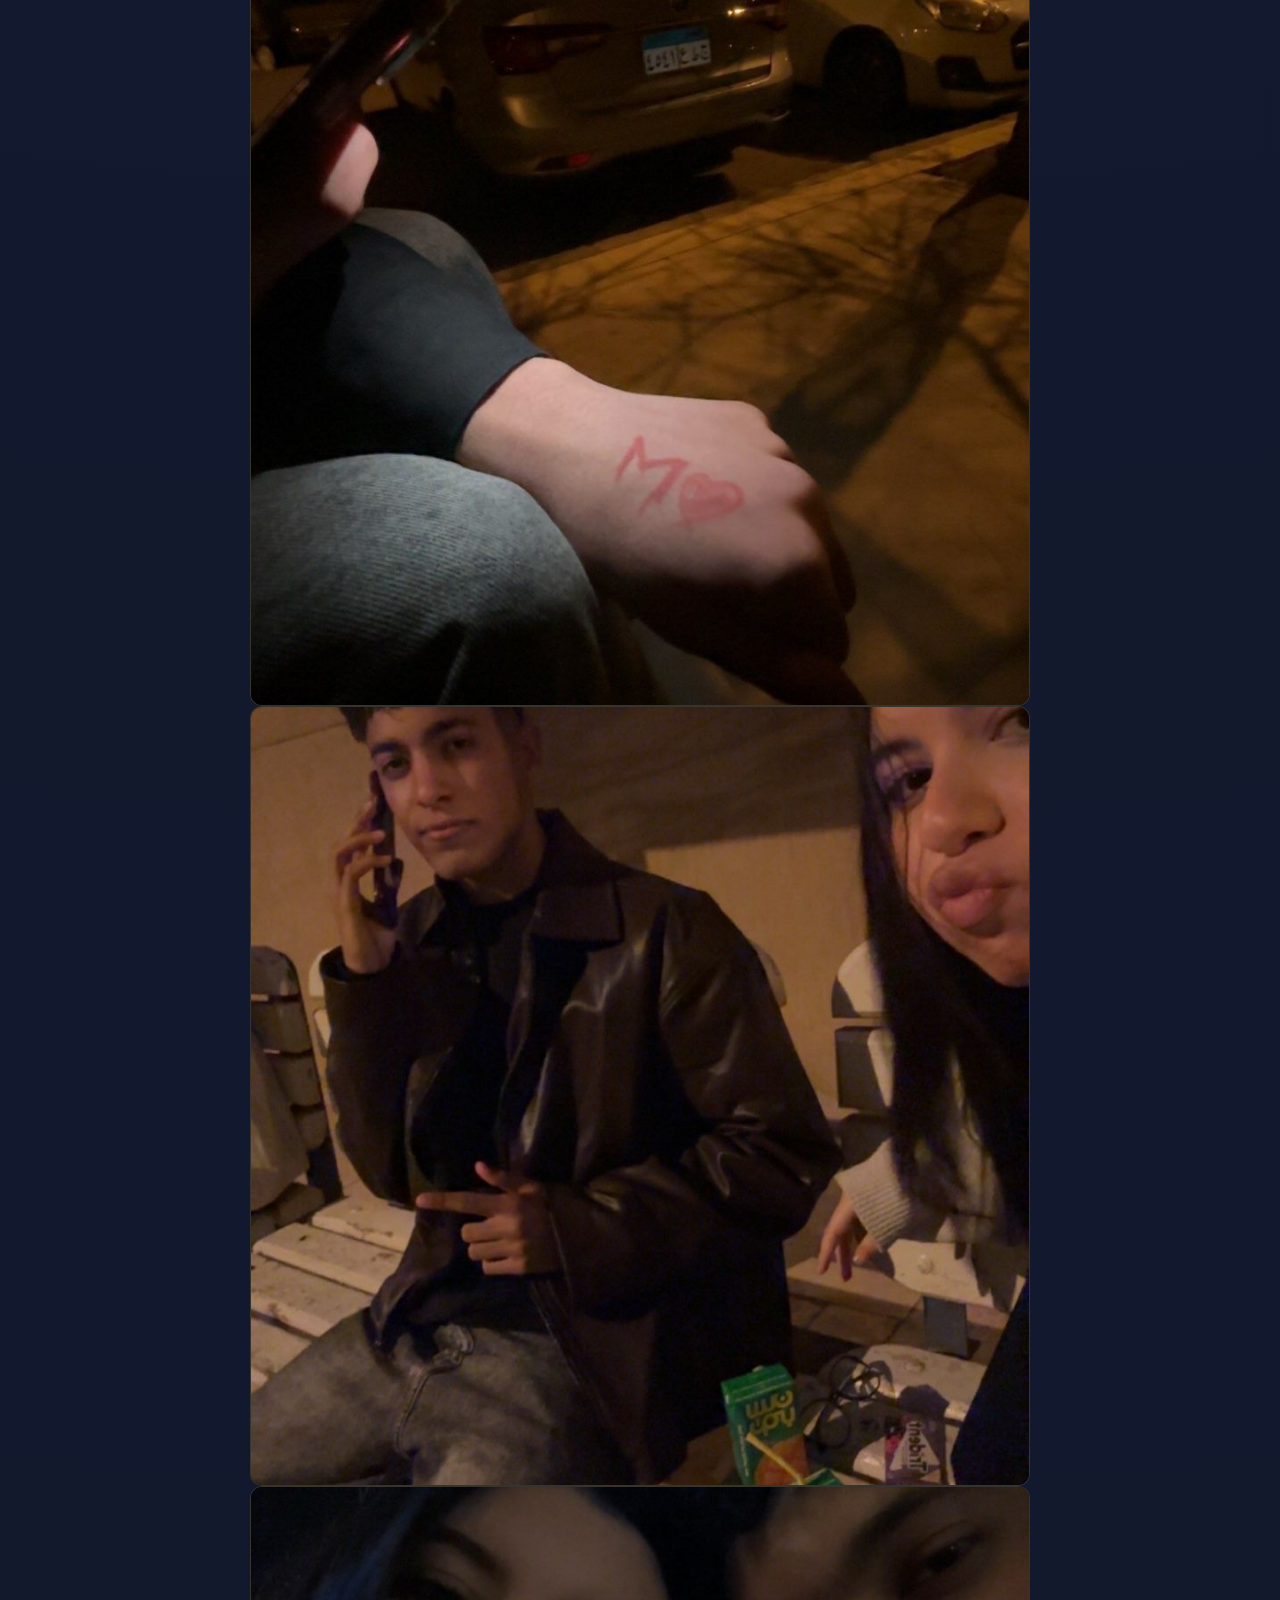
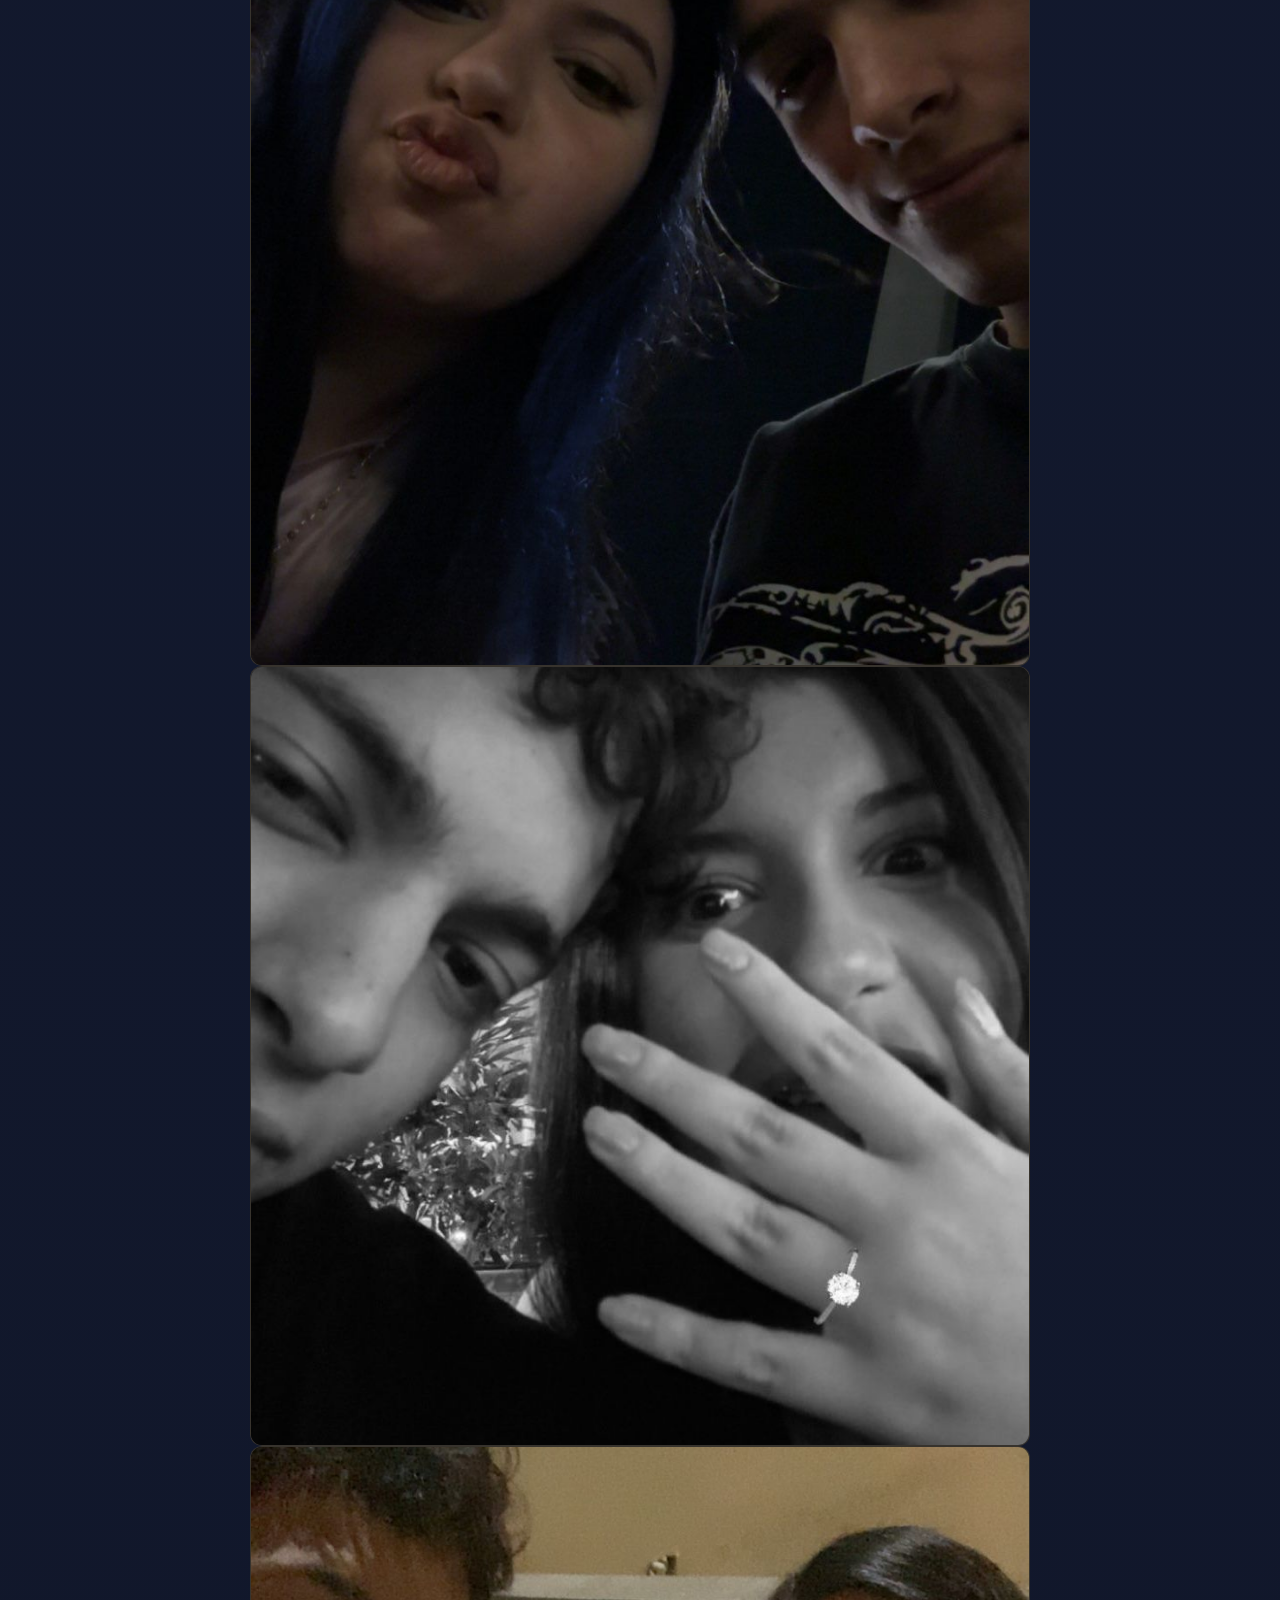
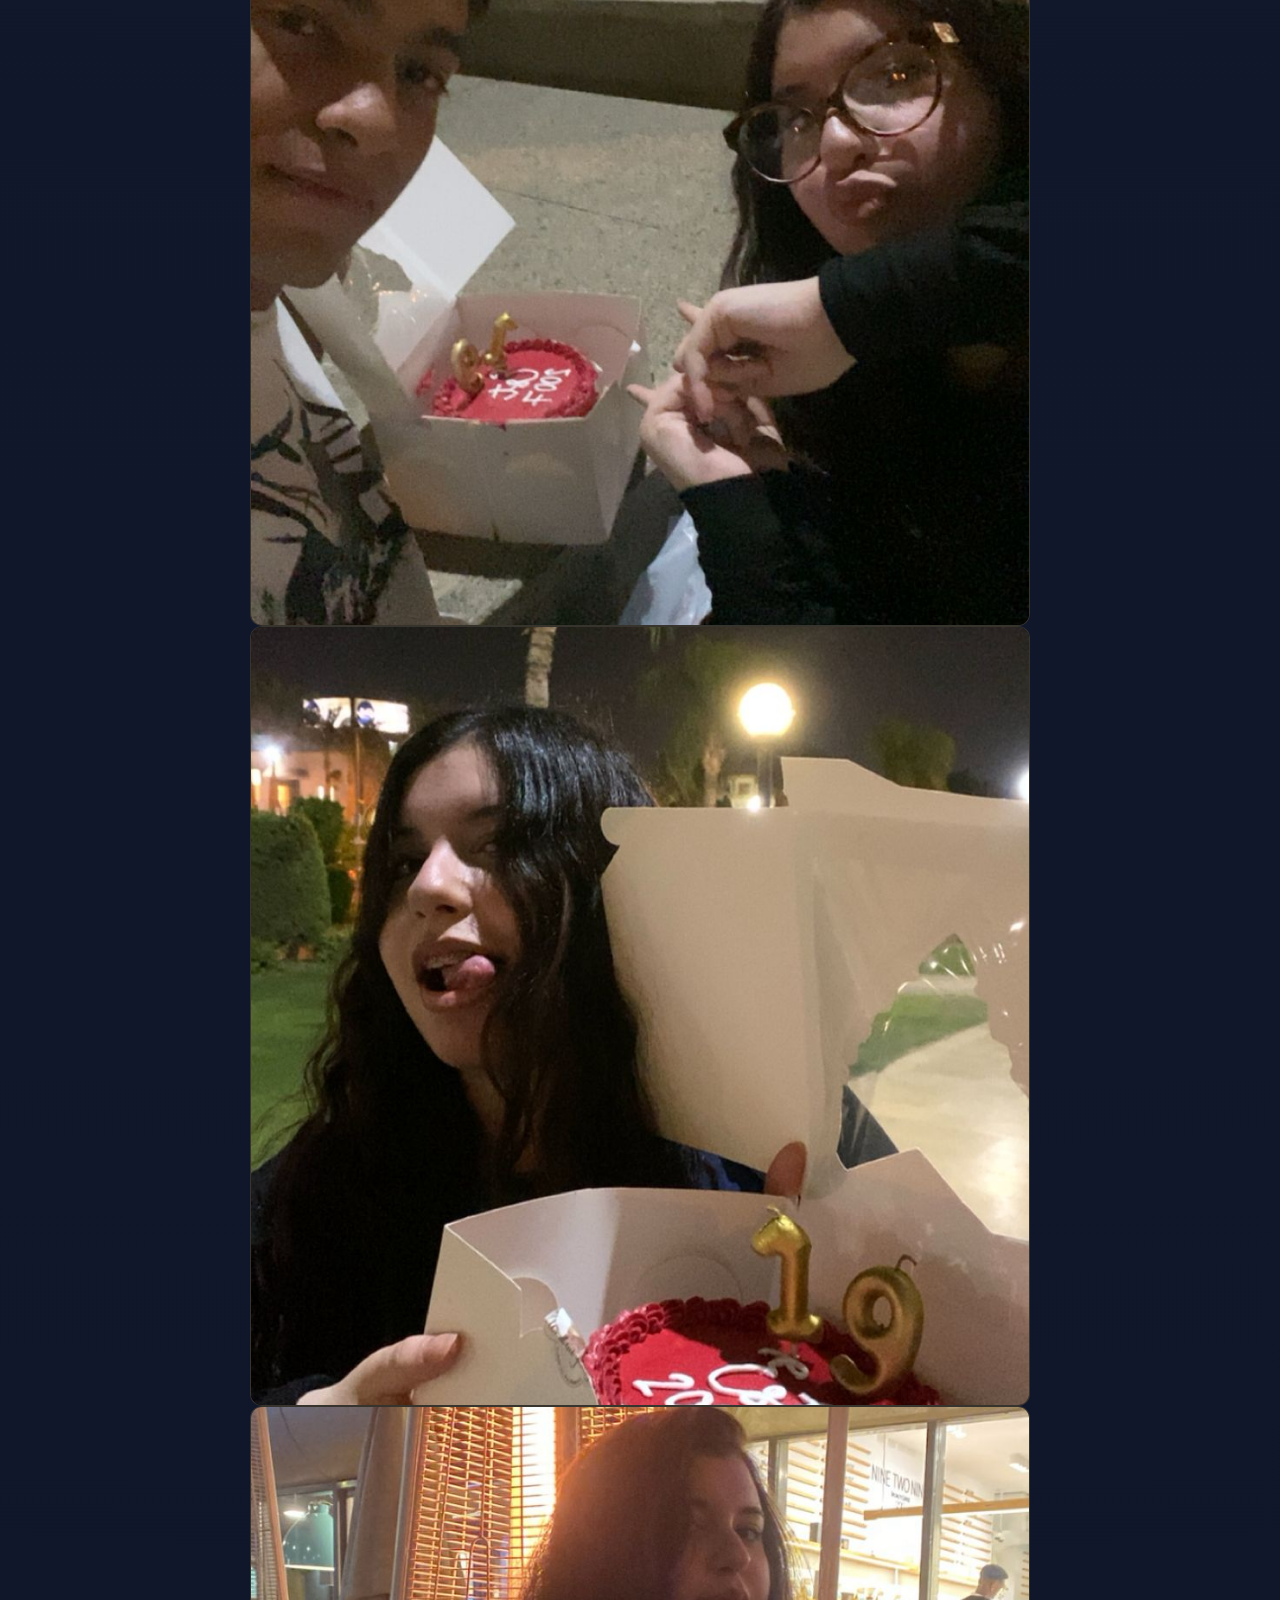
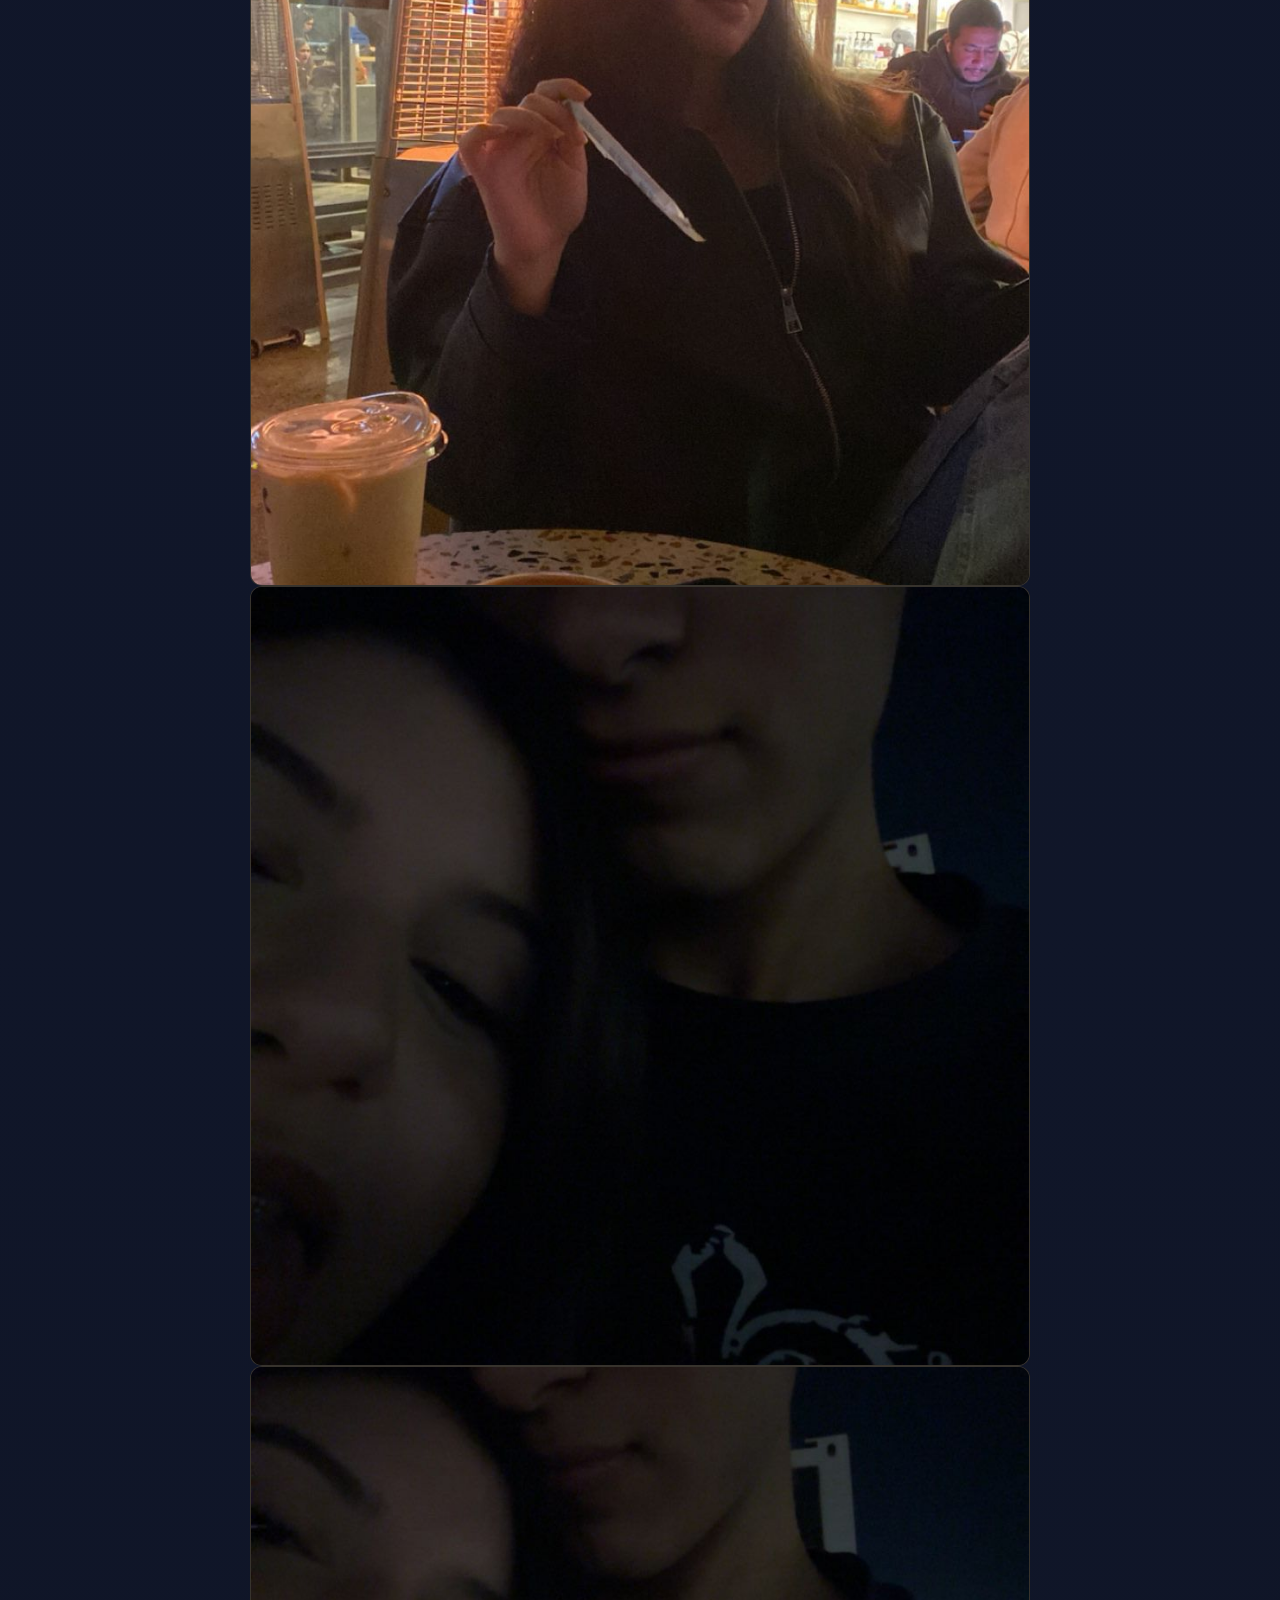
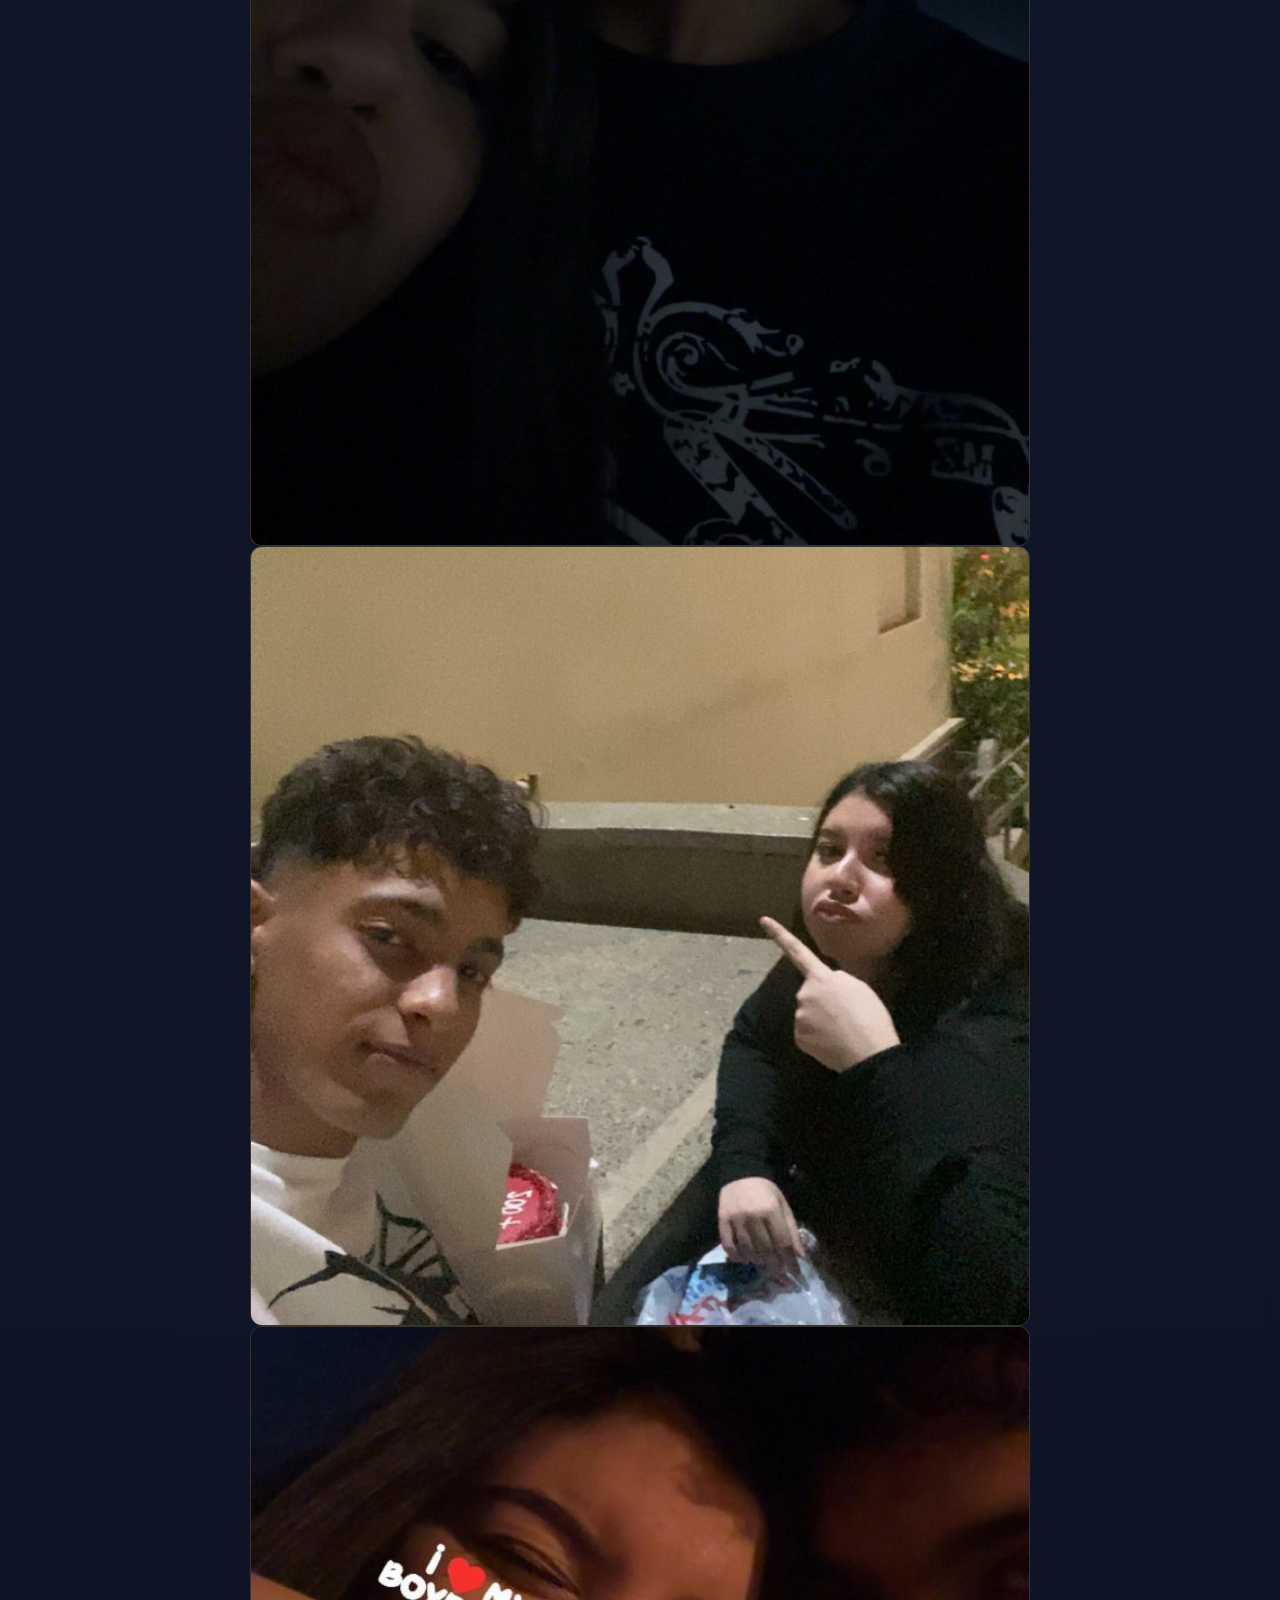
<file: 2/index.html>
<!DOCTYPE html>
<html lang="en" dir="ltr">
<head>
  <meta charset="UTF-8">
  <meta name="viewport" content="width=device-width, initial-scale=1.0, maximum-scale=1.0, user-scalable=no">
  <title>💝 Happy Birthday Yumy!</title>
  
  <!-- Fonts: Playfair Display & Poppins & Caveat -->
  <link rel="preconnect" href="https://fonts.googleapis.com">
  <link rel="preconnect" href="https://fonts.gstatic.com" crossorigin>
  <link href="https://fonts.googleapis.com/css2?family=Caveat:wght@600;700&family=Playfair+Display:ital,wght@0,500;0,600;0,700;1,600&family=Poppins:ital,wght@0,300;0,400;0,500;0,600;0,700;1,400&display=swap" rel="stylesheet">

  <link rel="stylesheet" href="style.css">
</head>
<body class="has-nav">

  <!-- Background Starfield & Ambient Glow -->
  <canvas id="starfield-canvas"></canvas>
  <div class="ambient-glow glow-1"></div>
  <div class="ambient-glow glow-2"></div>

  <!-- Floating Hearts & Balloons Containers -->
  <div class="hearts-container" id="heartsContainer"></div>
  <div class="balloons-container" id="balloonsContainer"></div>

  <!-- =================================================================
       STAGE 1: PASSWORD GATE
       ================================================================= -->
  <div id="gate-screen">
    <div class="gate-card">
      <div class="gate-icon">🔮</div>
      <h1 class="gate-title">A Surprise Awaits</h1>
      <p class="gate-subtitle">What's the magic number? 🔒</p>

      <form id="gate-form" onsubmit="return false;">
        <div class="input-wrapper">
          <input 
            type="password" 
            id="password-input" 
            class="gate-input" 
            placeholder="• • • • • • •" 
            autocomplete="off" 
            inputmode="numeric"
            maxlength="10"
            autofocus
            required
          >
        </div>

        <div id="gate-error-msg" class="gate-error">Try again, love 💕</div>

        <button type="button" id="unlock-btn" class="btn-gold" style="width: 100%;">
          Unlock 💝
        </button>
      </form>
    </div>
  </div>


  <!-- =================================================================
       STAGE 2: COUNTDOWN SCREEN
       ================================================================= -->
  <div id="countdown-screen">
    <h1 class="countdown-name">Yumy</h1>
    <p class="countdown-subtitle">Your special day is coming ✨</p>

    <div class="countdown-grid">
      <div class="countdown-item glass-card">
        <div class="countdown-number" id="cdDays">00</div>
        <div class="countdown-label">Days</div>
      </div>
      <div class="countdown-item glass-card">
        <div class="countdown-number" id="cdHours">00</div>
        <div class="countdown-label">Hours</div>
      </div>
      <div class="countdown-item glass-card">
        <div class="countdown-number" id="cdMinutes">00</div>
        <div class="countdown-label">Minutes</div>
      </div>
      <div class="countdown-item glass-card">
        <div class="countdown-number" id="cdSeconds">00</div>
        <div class="countdown-label">Seconds</div>
      </div>
    </div>

    <div id="countdownAction">
      <button type="button" id="start-stories-btn" class="btn-gold" style="padding: 14px 36px; font-size: 1.1rem;">
        ✨ Open Your Surprise 🎁
      </button>
    </div>
  </div>


  <!-- =================================================================
       STAGE 3: SNAPCHAT-STYLE STORIES (4 Slides)
       ================================================================= -->
  <div id="stories-screen">
    <div class="story-container">
      
      <!-- Top Progress Bars -->
      <div class="story-progress-bar" id="storiesProgress">
        <div class="progress-segment" id="prog-0"><div class="progress-fill"></div></div>
        <div class="progress-segment" id="prog-1"><div class="progress-fill"></div></div>
        <div class="progress-segment" id="prog-2"><div class="progress-fill"></div></div>
        <div class="progress-segment" id="prog-3"><div class="progress-fill"></div></div>
      </div>

      <!-- Close / Skip Button -->
      <button type="button" class="story-close-btn" id="storyCloseBtn" title="Skip to Main">✕</button>

      <!-- Navigation Tap Zones -->
      <div class="story-nav-zone story-nav-left" id="story-prev-tap" title="Previous Story"></div>
      <div class="story-nav-zone story-nav-right" id="story-next-tap" title="Next Story"></div>

      <!-- Slides Wrapper -->
      <div class="story-slides-wrapper" id="storySlidesWrapper">

        <!-- Story 1 -->
        <div class="story-slide active" data-index="0">
          <div class="story-media-layer">
            <img src="../ph/story1.jpg.jpeg" alt="Story 1">
          </div>
          <div class="story-gradient"></div>
          <div class="story-content">
            <h2 class="story-title">From the <span class="highlight">very first day</span> 🌙</h2>
            <p class="story-text">You changed everything for me ✨</p>
          </div>
        </div>

        <!-- Story 2 -->
        <div class="story-slide" data-index="1">
          <div class="story-media-layer">
            <video src="../ph/story2.mp4.mp4#t=0.001" playsinline muted loop preload="metadata"></video>
          </div>
          <div class="story-gradient"></div>
          <div class="story-content">
            <h2 class="story-title">You became my <span class="highlight">favorite person</span> 💫</h2>
            <p class="story-text">Every day with you feels different, better 💕</p>
          </div>
        </div>

        <!-- Story 3 -->
        <div class="story-slide" data-index="2">
          <div class="story-media-layer">
            <video src="../ph/story3.mp4.mp4#t=0.001" playsinline muted loop preload="metadata"></video>
          </div>
          <div class="story-gradient"></div>
          <div class="story-content">
            <h2 class="story-title">Every moment with you <span class="highlight">matters</span> ✨</h2>
            <p class="story-text">And I keep every single one close to my heart 💛</p>
          </div>
        </div>

        <!-- Story 4 -->
        <div class="story-slide" data-index="3">
          <div class="story-media-layer">
            <img src="../ph/story4.jpg.jpeg" alt="Story 4">
          </div>
          <div class="story-gradient"></div>
          <div class="story-content">
            <h2 class="story-title">Today is <span class="highlight">all about you</span> 🎂</h2>
            <p class="story-text">Happy Birthday to the best thing in my life ❤️</p>
            <button type="button" id="proceed-to-scroll-btn" class="btn-gold" style="margin-top: 10px;">
              Let's explore our journey ✨
            </button>
          </div>
        </div>

      </div>
    </div>
  </div>


  <!-- =================================================================
       STAGE 4: MAIN SCROLL CELEBRATION JOURNEY
       ================================================================= -->
  <main id="scrollPage">

    <!-- ── 1. HERO LOVE LETTER ── -->
    <section class="hero-section" id="letter">
      <div class="container">
        <div class="reveal">
          <div class="hero-emoji">💝</div>
          <div class="hero-badge">🎂 Happy 17th Birthday!</div>
          <h1 class="hero-name">Yumy</h1>
          <h2 class="hero-title">Every year, my heart <span class="highlight">chooses you</span> again ❤️</h2>
          <div class="hero-letter">
            <p>
              On this beautiful day, I want you to know that you are the most
              incredible person I've ever known. Every smile of yours lights up
              my entire world, and every moment we share becomes my favorite memory.
            </p>
            <p>
              You deserve all the happiness in the universe, and I promise to
              always be here to make you smile. Today and every day, I celebrate
              the amazing person you are. 💕
            </p>
          </div>
          <a href="#memories" class="scroll-indicator">
            <span>Our Memories ⬇️</span>
            <div>↓</div>
          </a>
        </div>
      </div>
    </section>

    <!-- ── 2. MEMORIES CONSTELLATION TIMELINE ── -->
    <section class="section" id="memories">
      <div class="container">
        
        <div class="section-header reveal">
          <div class="section-tag">✨ Our Story</div>
          <h2 class="section-title">Memories We Made 💛</h2>
          <div class="divider"></div>
        </div>

        <div class="memories-container">
          <div class="constellation-line"></div>

          <!-- Memory 1 -->
          <div class="memory-item reveal">
            <div class="constellation-node"></div>
            <div class="memory-card">
              <div class="memory-header">
                <h3 class="memory-title">First time we met 🌸</h3>
                <span class="memory-date">27/1/2026</span>
              </div>
              <p class="memory-text">ana aaref enha msh awl mara bs ana baatbrha awl mara w lesa w ba'ol elhmdullah enha haslt ashan faaln nkon maa baad</p>
              <div class="media-slot" onclick="openLightbox('video', '../ph/memory1.mp4.mp4')">
                <span class="video-badge">▶ Video</span>
                <video src="../ph/memory1.mp4.mp4#t=0.001" playsinline muted loop preload="metadata"></video>
              </div>
            </div>
          </div>

          <!-- Memory 2 -->
          <div class="memory-item reveal">
            <div class="constellation-node"></div>
            <div class="memory-card">
              <div class="memory-header">
                <h3 class="memory-title">Mall 1 🛍️</h3>
                <span class="memory-date">12/2/2026</span>
              </div>
              <p class="memory-text">awl mara fe mall 1 w awl mara lena lwhdna lhd dlwate faker ezay elyoum da</p>
              <div class="media-slot" onclick="openLightbox('video', '../ph/memory2.mp4.mp4')">
                <span class="video-badge">▶ Video</span>
                <video src="../ph/memory2.mp4.mp4#t=0.001" playsinline muted loop preload="metadata"></video>
              </div>
            </div>
          </div>

          <!-- Memory 3 -->
          <div class="memory-item reveal">
            <div class="constellation-node"></div>
            <div class="memory-card">
              <div class="memory-header">
                <h3 class="memory-title">First day ❤️</h3>
                <span class="memory-date">21/2/2026</span>
              </div>
              <p class="memory-text">da bnsbale awl youm ehna ba'ena maa baad khlas w kont mota'ked ad eh ana habetk</p>
              <div class="media-slot" onclick="openLightbox('video', '../ph/memory3.mp4.mp4')">
                <span class="video-badge">▶ Video</span>
                <video src="../ph/memory3.mp4.mp4#t=0.001" playsinline muted loop preload="metadata"></video>
              </div>
            </div>
          </div>

          <!-- Memory 4 -->
          <div class="memory-item reveal">
            <div class="constellation-node"></div>
            <div class="memory-card">
              <div class="memory-header">
                <h3 class="memory-title">Cloud 9 ❄️</h3>
                <span class="memory-date">23/2/2026</span>
              </div>
              <p class="memory-text">da mn aktr elayam ely bhbha awy wkman wa't elsheta w kol haga</p>
              <div class="media-slot" onclick="openLightbox('video', '../ph/memory4.mp4.mp4')">
                <span class="video-badge">▶ Video</span>
                <video src="../ph/memory4.mp4.mp4#t=0.001" playsinline muted loop preload="metadata"></video>
              </div>
            </div>
          </div>

          <!-- Memory 5 -->
          <div class="memory-item reveal">
            <div class="constellation-node"></div>
            <div class="memory-card">
              <div class="memory-header">
                <h3 class="memory-title">Mivida 🌿</h3>
                <span class="memory-date">5/6/2026</span>
              </div>
              <p class="memory-text">bardo mn ahla elayam bamout fe</p>
              <div class="media-slot" onclick="openLightbox('video', '../ph/memory5.mp4.mp4')">
                <span class="video-badge">▶ Video</span>
                <video src="../ph/memory5.mp4.mp4#t=0.001" playsinline muted loop preload="metadata"></video>
              </div>
            </div>
          </div>

          <!-- Memory 6 -->
          <div class="memory-item reveal">
            <div class="constellation-node"></div>
            <div class="memory-card">
              <div class="memory-header">
                <h3 class="memory-title">Fan Zone ⚽</h3>
                <span class="memory-date">7/7/2026</span>
              </div>
              <p class="memory-text">masr msh btfrah</p>
              <div class="media-slot" onclick="openLightbox('video', '../ph/memory6.mp4.mp4')">
                <span class="video-badge">▶ Video</span>
                <video src="../ph/memory6.mp4.mp4#t=0.001" playsinline muted loop preload="metadata"></video>
              </div>
            </div>
          </div>

          <!-- Memory 7 -->
          <div class="memory-item reveal">
            <div class="constellation-node"></div>
            <div class="memory-card">
              <div class="memory-header">
                <h3 class="memory-title">My Birthday 🎉</h3>
                <span class="memory-date">17/8/2026</span>
              </div>
              <p class="memory-text">3ed mlade baadha b 20 youm ah bs etbst awy shoran awy aala elmofg'a de w elyoum da</p>
              <div class="media-slot" onclick="openLightbox('image', '../ph/memory7.jpg.jpeg')">
                <img src="../ph/memory7.jpg.jpeg" alt="My Birthday">
              </div>
            </div>
          </div>

        </div>
      </div>
    </section>

    <!-- ── 3. PHOTO & VIDEO GALLERY ── -->
    <section class="section" id="photos">
      <div class="container">
        
        <div class="section-header reveal">
          <div class="section-tag">📸 Captured Moments</div>
          <h2 class="section-title">Our Moments & Memories</h2>
          <div class="divider"></div>
        </div>

        <!-- Filter & View Controls -->
        <div class="gallery-toggle reveal">
          <button type="button" class="filter-btn active" onclick="filterGallery('all', this)">All (38)</button>
          <button type="button" class="filter-btn" onclick="filterGallery('photo', this)">📸 Photos (17)</button>
          <button type="button" class="filter-btn" onclick="filterGallery('video', this)">🎬 Videos (21)</button>
        </div>

        <div class="gallery-toggle reveal" style="margin-top: -12px;">
          <button type="button" class="gallery-toggle__btn active" data-view="grid">Grid</button>
          <button type="button" class="gallery-toggle__btn" data-view="slider">Slider</button>
          <button type="button" class="gallery-toggle__btn" data-view="masonry">Masonry</button>
        </div>

        <!-- Grid View -->
        <div class="gallery-view gallery-grid active" id="galleryGrid">
          
          <!-- PHOTOS -->
          <div class="gallery-card reveal" data-type="photo" onclick="openLightbox('image', '../ph/gallery1.jpg.jpeg')">
            <div class="gallery-media-wrapper">
              <img src="../ph/gallery1.jpg.jpeg" alt="Photo 1" loading="lazy">
              <div class="gallery-card-overlay"><span class="gallery-view-hint">🔍 View</span></div>
            </div>
          </div>
          <div class="gallery-card reveal" data-type="photo" onclick="openLightbox('image', '../ph/gallery2.jpg.jpeg')">
            <div class="gallery-media-wrapper">
              <img src="../ph/gallery2.jpg.jpeg" alt="Photo 2" loading="lazy">
              <div class="gallery-card-overlay"><span class="gallery-view-hint">🔍 View</span></div>
            </div>
          </div>
          <div class="gallery-card reveal" data-type="photo" onclick="openLightbox('image', '../ph/gallery3.jpg.jpeg')">
            <div class="gallery-media-wrapper">
              <img src="../ph/gallery3.jpg.jpeg" alt="Photo 3" loading="lazy">
              <div class="gallery-card-overlay"><span class="gallery-view-hint">🔍 View</span></div>
            </div>
          </div>
          <div class="gallery-card reveal" data-type="photo" onclick="openLightbox('image', '../ph/gallery4.jpg.jpeg')">
            <div class="gallery-media-wrapper">
              <img src="../ph/gallery4.jpg.jpeg" alt="Photo 4" loading="lazy">
              <div class="gallery-card-overlay"><span class="gallery-view-hint">🔍 View</span></div>
            </div>
          </div>
          <div class="gallery-card reveal" data-type="photo" onclick="openLightbox('image', '../ph/gallery5.jpg.jpeg')">
            <div class="gallery-media-wrapper">
              <img src="../ph/gallery5.jpg.jpeg" alt="Photo 5" loading="lazy">
              <div class="gallery-card-overlay"><span class="gallery-view-hint">🔍 View</span></div>
            </div>
          </div>
          <div class="gallery-card reveal" data-type="photo" onclick="openLightbox('image', '../ph/gallery9.jpg.jpeg')">
            <div class="gallery-media-wrapper">
              <img src="../ph/gallery9.jpg.jpeg" alt="Photo 6" loading="lazy">
              <div class="gallery-card-overlay"><span class="gallery-view-hint">🔍 View</span></div>
            </div>
          </div>
          <div class="gallery-card reveal" data-type="photo" onclick="openLightbox('image', '../ph/story1.jpg.jpeg')">
            <div class="gallery-media-wrapper">
              <img src="../ph/story1.jpg.jpeg" alt="Story Photo 1" loading="lazy">
              <div class="gallery-card-overlay"><span class="gallery-view-hint">🔍 View</span></div>
            </div>
          </div>
          <div class="gallery-card reveal" data-type="photo" onclick="openLightbox('image', '../ph/story4.jpg.jpeg')">
            <div class="gallery-media-wrapper">
              <img src="../ph/story4.jpg.jpeg" alt="Story Photo 4" loading="lazy">
              <div class="gallery-card-overlay"><span class="gallery-view-hint">🔍 View</span></div>
            </div>
          </div>
          <div class="gallery-card reveal" data-type="photo" onclick="openLightbox('image', '../ph/memory7.jpg.jpeg')">
            <div class="gallery-media-wrapper">
              <img src="../ph/memory7.jpg.jpeg" alt="Memory Photo 7" loading="lazy">
              <div class="gallery-card-overlay"><span class="gallery-view-hint">🔍 View</span></div>
            </div>
          </div>
          <div class="gallery-card reveal" data-type="photo" onclick="openLightbox('image', '../ph/WhatsApp%20Image%202026-08-29%20at%207.19.51%20AM.jpeg')">
            <div class="gallery-media-wrapper">
              <img src="../ph/WhatsApp%20Image%202026-08-29%20at%207.19.51%20AM.jpeg" alt="WhatsApp Photo 1" loading="lazy">
              <div class="gallery-card-overlay"><span class="gallery-view-hint">🔍 View</span></div>
            </div>
          </div>
          <div class="gallery-card reveal" data-type="photo" onclick="openLightbox('image', '../ph/WhatsApp%20Image%202026-08-29%20at%207.20.00%20AM%20(2).jpeg')">
            <div class="gallery-media-wrapper">
              <img src="../ph/WhatsApp%20Image%202026-08-29%20at%207.20.00%20AM%20(2).jpeg" alt="WhatsApp Photo 2" loading="lazy">
              <div class="gallery-card-overlay"><span class="gallery-view-hint">🔍 View</span></div>
            </div>
          </div>
          <div class="gallery-card reveal" data-type="photo" onclick="openLightbox('image', '../ph/WhatsApp%20Image%202026-08-29%20at%207.20.01%20AM.jpeg')">
            <div class="gallery-media-wrapper">
              <img src="../ph/WhatsApp%20Image%202026-08-29%20at%207.20.01%20AM.jpeg" alt="WhatsApp Photo 3" loading="lazy">
              <div class="gallery-card-overlay"><span class="gallery-view-hint">🔍 View</span></div>
            </div>
          </div>
          <div class="gallery-card reveal" data-type="photo" onclick="openLightbox('image', '../ph/WhatsApp%20Image%202026-08-29%20at%207.20.11%20AM.jpeg')">
            <div class="gallery-media-wrapper">
              <img src="../ph/WhatsApp%20Image%202026-08-29%20at%207.20.11%20AM.jpeg" alt="WhatsApp Photo 4" loading="lazy">
              <div class="gallery-card-overlay"><span class="gallery-view-hint">🔍 View</span></div>
            </div>
          </div>
          <div class="gallery-card reveal" data-type="photo" onclick="openLightbox('image', '../ph/WhatsApp%20Image%202026-08-29%20at%208.15.56%20AM%20(1).jpeg')">
            <div class="gallery-media-wrapper">
              <img src="../ph/WhatsApp%20Image%202026-08-29%20at%208.15.56%20AM%20(1).jpeg" alt="WhatsApp Photo 5" loading="lazy">
              <div class="gallery-card-overlay"><span class="gallery-view-hint">🔍 View</span></div>
            </div>
          </div>
          <div class="gallery-card reveal" data-type="photo" onclick="openLightbox('image', '../ph/WhatsApp%20Image%202026-08-29%20at%208.15.56%20AM.jpeg')">
            <div class="gallery-media-wrapper">
              <img src="../ph/WhatsApp%20Image%202026-08-29%20at%208.15.56%20AM.jpeg" alt="WhatsApp Photo 6" loading="lazy">
              <div class="gallery-card-overlay"><span class="gallery-view-hint">🔍 View</span></div>
            </div>
          </div>
          <div class="gallery-card reveal" data-type="photo" onclick="openLightbox('image', '../ph/WhatsApp%20Image%202026-08-29%20at%208.16.22%20AM.jpeg')">
            <div class="gallery-media-wrapper">
              <img src="../ph/WhatsApp%20Image%202026-08-29%20at%208.16.22%20AM.jpeg" alt="WhatsApp Photo 7" loading="lazy">
              <div class="gallery-card-overlay"><span class="gallery-view-hint">🔍 View</span></div>
            </div>
          </div>
          <div class="gallery-card reveal" data-type="photo" onclick="openLightbox('image', '../ph/WhatsApp%20Image%202026-08-29%20at%208.17.23%20AM.jpeg')">
            <div class="gallery-media-wrapper">
              <img src="../ph/WhatsApp%20Image%202026-08-29%20at%208.17.23%20AM.jpeg" alt="WhatsApp Photo 8" loading="lazy">
              <div class="gallery-card-overlay"><span class="gallery-view-hint">🔍 View</span></div>
            </div>
          </div>

          <!-- VIDEOS -->
          <div class="gallery-card reveal" data-type="video" onclick="openLightbox('video', '../ph/gallery6.mp4.mp4')">
            <div class="gallery-media-wrapper">
              <div class="video-center-play">▶</div>
              <video src="../ph/gallery6.mp4.mp4#t=0.001" playsinline muted loop preload="metadata"></video>
              <div class="gallery-card-overlay"><span class="gallery-view-hint">▶ Play</span></div>
            </div>
          </div>
          <div class="gallery-card reveal" data-type="video" onclick="openLightbox('video', '../ph/gallery7.mp4.mp4')">
            <div class="gallery-media-wrapper">
              <div class="video-center-play">▶</div>
              <video src="../ph/gallery7.mp4.mp4#t=0.001" playsinline muted loop preload="metadata"></video>
              <div class="gallery-card-overlay"><span class="gallery-view-hint">▶ Play</span></div>
            </div>
          </div>
          <div class="gallery-card reveal" data-type="video" onclick="openLightbox('video', '../ph/gallery8.mp4.mp4')">
            <div class="gallery-media-wrapper">
              <div class="video-center-play">▶</div>
              <video src="../ph/gallery8.mp4.mp4#t=0.001" playsinline muted loop preload="metadata"></video>
              <div class="gallery-card-overlay"><span class="gallery-view-hint">▶ Play</span></div>
            </div>
          </div>
          <div class="gallery-card reveal" data-type="video" onclick="openLightbox('video', '../ph/story2.mp4.mp4')">
            <div class="gallery-media-wrapper">
              <div class="video-center-play">▶</div>
              <video src="../ph/story2.mp4.mp4#t=0.001" playsinline muted loop preload="metadata"></video>
              <div class="gallery-card-overlay"><span class="gallery-view-hint">▶ Play</span></div>
            </div>
          </div>
          <div class="gallery-card reveal" data-type="video" onclick="openLightbox('video', '../ph/story3.mp4.mp4')">
            <div class="gallery-media-wrapper">
              <div class="video-center-play">▶</div>
              <video src="../ph/story3.mp4.mp4#t=0.001" playsinline muted loop preload="metadata"></video>
              <div class="gallery-card-overlay"><span class="gallery-view-hint">▶ Play</span></div>
            </div>
          </div>
          <div class="gallery-card reveal" data-type="video" onclick="openLightbox('video', '../ph/WhatsApp%20Video%202026-08-29%20at%207.19.44%20AM.mp4')">
            <div class="gallery-media-wrapper">
              <div class="video-center-play">▶</div>
              <video src="../ph/WhatsApp%20Video%202026-08-29%20at%207.19.44%20AM.mp4#t=0.001" playsinline muted loop preload="metadata"></video>
              <div class="gallery-card-overlay"><span class="gallery-view-hint">▶ Play</span></div>
            </div>
          </div>
          <div class="gallery-card reveal" data-type="video" onclick="openLightbox('video', '../ph/WhatsApp%20Video%202026-08-29%20at%207.19.45%20AM.mp4')">
            <div class="gallery-media-wrapper">
              <div class="video-center-play">▶</div>
              <video src="../ph/WhatsApp%20Video%202026-08-29%20at%207.19.45%20AM.mp4#t=0.001" playsinline muted loop preload="metadata"></video>
              <div class="gallery-card-overlay"><span class="gallery-view-hint">▶ Play</span></div>
            </div>
          </div>
          <div class="gallery-card reveal" data-type="video" onclick="openLightbox('video', '../ph/WhatsApp%20Video%202026-08-29%20at%207.19.47%20AM.mp4')">
            <div class="gallery-media-wrapper">
              <div class="video-center-play">▶</div>
              <video src="../ph/WhatsApp%20Video%202026-08-29%20at%207.19.47%20AM.mp4#t=0.001" playsinline muted loop preload="metadata"></video>
              <div class="gallery-card-overlay"><span class="gallery-view-hint">▶ Play</span></div>
            </div>
          </div>
          <div class="gallery-card reveal" data-type="video" onclick="openLightbox('video', '../ph/WhatsApp%20Video%202026-08-29%20at%207.19.50%20AM.mp4')">
            <div class="gallery-media-wrapper">
              <div class="video-center-play">▶</div>
              <video src="../ph/WhatsApp%20Video%202026-08-29%20at%207.19.50%20AM.mp4#t=0.001" playsinline muted loop preload="metadata"></video>
              <div class="gallery-card-overlay"><span class="gallery-view-hint">▶ Play</span></div>
            </div>
          </div>
          <div class="gallery-card reveal" data-type="video" onclick="openLightbox('video', '../ph/WhatsApp%20Video%202026-08-29%20at%207.19.51%20AM.mp4')">
            <div class="gallery-media-wrapper">
              <div class="video-center-play">▶</div>
              <video src="../ph/WhatsApp%20Video%202026-08-29%20at%207.19.51%20AM.mp4#t=0.001" playsinline muted loop preload="metadata"></video>
              <div class="gallery-card-overlay"><span class="gallery-view-hint">▶ Play</span></div>
            </div>
          </div>
          <div class="gallery-card reveal" data-type="video" onclick="openLightbox('video', '../ph/WhatsApp%20Video%202026-08-29%20at%207.19.54%20AM%20(1).mp4')">
            <div class="gallery-media-wrapper">
              <div class="video-center-play">▶</div>
              <video src="../ph/WhatsApp%20Video%202026-08-29%20at%207.19.54%20AM%20(1).mp4#t=0.001" playsinline muted loop preload="metadata"></video>
              <div class="gallery-card-overlay"><span class="gallery-view-hint">▶ Play</span></div>
            </div>
          </div>
          <div class="gallery-card reveal" data-type="video" onclick="openLightbox('video', '../ph/WhatsApp%20Video%202026-08-29%20at%207.19.57%20AM.mp4')">
            <div class="gallery-media-wrapper">
              <div class="video-center-play">▶</div>
              <video src="../ph/WhatsApp%20Video%202026-08-29%20at%207.19.57%20AM.mp4#t=0.001" playsinline muted loop preload="metadata"></video>
              <div class="gallery-card-overlay"><span class="gallery-view-hint">▶ Play</span></div>
            </div>
          </div>
          <div class="gallery-card reveal" data-type="video" onclick="openLightbox('video', '../ph/WhatsApp%20Video%202026-08-29%20at%207.19.59%20AM.mp4')">
            <div class="gallery-media-wrapper">
              <div class="video-center-play">▶</div>
              <video src="../ph/WhatsApp%20Video%202026-08-29%20at%207.19.59%20AM.mp4#t=0.001" playsinline muted loop preload="metadata"></video>
              <div class="gallery-card-overlay"><span class="gallery-view-hint">▶ Play</span></div>
            </div>
          </div>
          <div class="gallery-card reveal" data-type="video" onclick="openLightbox('video', '../ph/WhatsApp%20Video%202026-08-29%20at%207.20.07%20AM.mp4')">
            <div class="gallery-media-wrapper">
              <div class="video-center-play">▶</div>
              <video src="../ph/WhatsApp%20Video%202026-08-29%20at%207.20.07%20AM.mp4#t=0.001" playsinline muted loop preload="metadata"></video>
              <div class="gallery-card-overlay"><span class="gallery-view-hint">▶ Play</span></div>
            </div>
          </div>
          <div class="gallery-card reveal" data-type="video" onclick="openLightbox('video', '../ph/WhatsApp%20Video%202026-08-29%20at%208.17.08%20AM.mp4')">
            <div class="gallery-media-wrapper">
              <div class="video-center-play">▶</div>
              <video src="../ph/WhatsApp%20Video%202026-08-29%20at%208.17.08%20AM.mp4#t=0.001" playsinline muted loop preload="metadata"></video>
              <div class="gallery-card-overlay"><span class="gallery-view-hint">▶ Play</span></div>
            </div>
          </div>

        </div>

        <!-- Slider View -->
        <div class="gallery-view gallery-slider" id="gallerySlider">
          <div class="gallery-slider__track" id="sliderTrack">
            <div class="gallery-slider__slide"><img src="../ph/gallery1.jpg.jpeg" alt="Slide 1"></div>
            <div class="gallery-slider__slide"><img src="../ph/gallery2.jpg.jpeg" alt="Slide 2"></div>
            <div class="gallery-slider__slide"><img src="../ph/gallery3.jpg.jpeg" alt="Slide 3"></div>
            <div class="gallery-slider__slide"><img src="../ph/gallery4.jpg.jpeg" alt="Slide 4"></div>
            <div class="gallery-slider__slide"><img src="../ph/gallery5.jpg.jpeg" alt="Slide 5"></div>
            <div class="gallery-slider__slide"><img src="../ph/gallery9.jpg.jpeg" alt="Slide 6"></div>
          </div>
          <button class="gallery-slider__arrow gallery-slider__arrow--prev" id="sliderPrev">‹</button>
          <button class="gallery-slider__arrow gallery-slider__arrow--next" id="sliderNext">›</button>
        </div>

        <!-- Masonry View -->
        <div class="gallery-view gallery-masonry" id="galleryMasonry">
          <div class="gallery-masonry__item" onclick="openLightbox('image', '../ph/gallery1.jpg.jpeg')"><img src="../ph/gallery1.jpg.jpeg" alt="Photo 1"></div>
          <div class="gallery-masonry__item" onclick="openLightbox('image', '../ph/gallery2.jpg.jpeg')"><img src="../ph/gallery2.jpg.jpeg" alt="Photo 2"></div>
          <div class="gallery-masonry__item" onclick="openLightbox('image', '../ph/gallery3.jpg.jpeg')"><img src="../ph/gallery3.jpg.jpeg" alt="Photo 3"></div>
          <div class="gallery-masonry__item" onclick="openLightbox('image', '../ph/gallery4.jpg.jpeg')"><img src="../ph/gallery4.jpg.jpeg" alt="Photo 4"></div>
          <div class="gallery-masonry__item" onclick="openLightbox('image', '../ph/gallery5.jpg.jpeg')"><img src="../ph/gallery5.jpg.jpeg" alt="Photo 5"></div>
          <div class="gallery-masonry__item" onclick="openLightbox('image', '../ph/gallery9.jpg.jpeg')"><img src="../ph/gallery9.jpg.jpeg" alt="Photo 6"></div>
        </div>

      </div>
    </section>


    <!-- ── 4. LOVE NOTES (3D FLIP CARDS) ── -->
    <section class="section" id="notes">
      <div class="container">
        
        <div class="section-header reveal">
          <div class="section-tag">💌 From My Heart</div>
          <h2 class="section-title">Love Notes</h2>
          <div class="divider"></div>
          <p style="color: var(--muted); margin-top: 8px;">Tap each card to flip ✨</p>
        </div>

        <div class="notes-grid">

          <div class="flip-card reveal" onclick="this.classList.toggle('flipped')">
            <div class="flip-card__inner">
              <div class="flip-card__front">
                <div class="flip-card__front-emoji">💌</div>
                <p class="flip-card__front-text">Tap to read</p>
              </div>
              <div class="flip-card__back">
                <p class="flip-card__back-text">You are the reason I believe in magic. Every day with you feels like a dream I never want to wake up from.</p>
                <div class="flip-card__back-emoji">✨</div>
              </div>
            </div>
          </div>

          <div class="flip-card reveal" onclick="this.classList.toggle('flipped')">
            <div class="flip-card__inner">
              <div class="flip-card__front">
                <div class="flip-card__front-emoji">💕</div>
                <p class="flip-card__front-text">Tap to read</p>
              </div>
              <div class="flip-card__back">
                <p class="flip-card__back-text">I love how you make even the simplest moments feel extraordinary. You are pure sunshine.</p>
                <div class="flip-card__back-emoji">☀️</div>
              </div>
            </div>
          </div>

          <div class="flip-card reveal" onclick="this.classList.toggle('flipped')">
            <div class="flip-card__inner">
              <div class="flip-card__front">
                <div class="flip-card__front-emoji">🌸</div>
                <p class="flip-card__front-text">Tap to read</p>
              </div>
              <div class="flip-card__back">
                <p class="flip-card__back-text">Your laughter is my favorite sound in the entire world. Never stop laughing, my love.</p>
                <div class="flip-card__back-emoji">🎵</div>
              </div>
            </div>
          </div>

          <div class="flip-card reveal" onclick="this.classList.toggle('flipped')">
            <div class="flip-card__inner">
              <div class="flip-card__front">
                <div class="flip-card__front-emoji">🦋</div>
                <p class="flip-card__front-text">Tap to read</p>
              </div>
              <div class="flip-card__back">
                <p class="flip-card__back-text">When I look at you, I see my today, my tomorrow, and my forever. You are everything to me.</p>
                <div class="flip-card__back-emoji">💖</div>
              </div>
            </div>
          </div>

          <div class="flip-card reveal" onclick="this.classList.toggle('flipped')">
            <div class="flip-card__inner">
              <div class="flip-card__front">
                <div class="flip-card__front-emoji">🌹</div>
                <p class="flip-card__front-text">Tap to read</p>
              </div>
              <div class="flip-card__back">
                <p class="flip-card__back-text">I promise to always be your safe place, your biggest fan, and your best friend. Always and forever.</p>
                <div class="flip-card__back-emoji">🤝</div>
              </div>
            </div>
          </div>

          <div class="flip-card reveal" onclick="this.classList.toggle('flipped')">
            <div class="flip-card__inner">
              <div class="flip-card__front">
                <div class="flip-card__front-emoji">⭐</div>
                <p class="flip-card__front-text">Tap to read</p>
              </div>
              <div class="flip-card__back">
                <p class="flip-card__back-text">Happy Birthday to the person who makes my heart race and my soul peaceful at the same time. 🎂💕</p>
                <div class="flip-card__back-emoji">🎉</div>
              </div>
            </div>
          </div>

        </div>
      </div>
    </section>


    <!-- ── 5. REASONS I LOVE YOU ── -->
    <section class="section" id="love">
      <div class="container">
        
        <div class="section-header reveal">
          <div class="section-tag">❤️ Infinite Love</div>
          <h2 class="section-title">Reasons I Love You</h2>
          <div class="divider"></div>
        </div>

        <div class="reasons-list">
          <div class="reason-item reveal">
            <div class="reason-item__number">1</div>
            <p class="reason-item__text">Your smile. It lights up the darkest room and warms my entire heart. ☀️</p>
          </div>
          <div class="reason-item reveal">
            <div class="reason-item__number">2</div>
            <p class="reason-item__text">The way you laugh at my silly jokes, even when they're not funny at all. 😂</p>
          </div>
          <div class="reason-item reveal">
            <div class="reason-item__number">3</div>
            <p class="reason-item__text">Your kind heart that always sees the good in everything. 💕</p>
          </div>
          <div class="reason-item reveal">
            <div class="reason-item__number">4</div>
            <p class="reason-item__text">How you make every moment together feel like a special adventure. 🌟</p>
          </div>
          <div class="reason-item reveal">
            <div class="reason-item__number">5</div>
            <p class="reason-item__text">Your strength and passion — you inspire me to be better every single day. 💪</p>
          </div>
          <div class="reason-item reveal">
            <div class="reason-item__number">6</div>
            <p class="reason-item__text">The way you care about the little details and remember what matters. 🎀</p>
          </div>
          <div class="reason-item reveal">
            <div class="reason-item__number">7</div>
            <p class="reason-item__text">Your voice. It's the most calming and beautiful melody to me. 🎵</p>
          </div>
          <div class="reason-item reveal">
            <div class="reason-item__number">8</div>
            <p class="reason-item__text">How safe and peaceful I feel whenever I am with you. You are my home. 🏠</p>
          </div>
          <div class="reason-item reveal">
            <div class="reason-item__number">9</div>
            <p class="reason-item__text">Your beautiful soul that makes everyone around you feel special. 🦋</p>
          </div>
          <div class="reason-item reveal">
            <div class="reason-item__number">10</div>
            <p class="reason-item__text">Simply because you are YOU — the most wonderful person in the universe. 👑</p>
          </div>
        </div>

      </div>
    </section>


    <!-- ── 6. CLOSING LETTER & SIGNATURE ── -->
    <section class="section" id="closing">
      <div class="container">
        <div class="letter-wrapper reveal">
          <div class="letter-card">
            <div class="letter-icon">💌</div>
            <h2 class="letter-title">Everything I Wanted to Say</h2>
            <p class="letter-body">
              kol sana wente tayba ya ahla haga hasltle w <span class="highlight">aghla haga aande</span> ente msh aarfa ana bhbk ezay awl w hahda hbtha w akher wahda <span class="highlight">rbna ykhleke lea</span> ya rouh albe ❤️
            </p>
            <div class="letter-signature">
              Forever & Always Yours ♥
            </div>
          </div>
        </div>
      </div>
    </section>

    <!-- Footer -->
    <footer>
      <div class="container">
        <p>Made with all my heart ❤️ • Happy Birthday Yumy</p>
      </div>
    </footer>

  </main>


  <!-- Floating Music Toggle -->
  <button type="button" id="music-toggle-btn" class="floating-music-btn" title="Toggle Music">
    🎵
  </button>
  <audio id="bg-audio" loop preload="none">
    <source src="background.mp3" type="audio/mpeg">
  </audio>


  <!-- Bottom Navbar -->
  <nav class="bottom-nav" id="bottomNav">
    <ul class="bottom-nav__list">
      <li class="bottom-nav__item active" data-section="letter">
        <span class="bottom-nav__icon">💌</span>
        <span>Letter</span>
      </li>
      <li class="bottom-nav__item" data-section="memories">
        <span class="bottom-nav__icon">📅</span>
        <span>Memories</span>
      </li>
      <li class="bottom-nav__item" data-section="photos">
        <span class="bottom-nav__icon">🖼️</span>
        <span>Gallery</span>
      </li>
      <li class="bottom-nav__item" data-section="notes">
        <span class="bottom-nav__icon">💕</span>
        <span>Notes</span>
      </li>
      <li class="bottom-nav__item" data-section="love">
        <span class="bottom-nav__icon">❤️</span>
        <span>Love</span>
      </li>
    </ul>
  </nav>


  <!-- Lightbox Modal -->
  <div class="lightbox" id="lightbox">
    <button class="lightbox__close" id="lightboxClose">✕</button>
    <button class="lightbox__nav lightbox__prev" id="lightboxPrev">‹</button>
    <div class="lightbox__content" id="lightboxContent"></div>
    <button class="lightbox__nav lightbox__next" id="lightboxNext">›</button>
  </div>

  <script src="script.js"></script>
</body>
</html>
</file>
<file: 2/style.css>
/* =================================================================
   DESIGN TOKENS & CSS VARIABLES — Romantic Glassmorphism & Gold Theme
   ================================================================= */
:root {
  --bg-deep: #060a14;
  --bg-mid: #0d1527;
  --bg-panel: rgba(18, 28, 51, 0.7);
  --bg-panel-glass: rgba(22, 34, 60, 0.65);
  --bg-panel-subtle: rgba(15, 23, 42, 0.5);
  --gold: #f3c271;
  --gold-soft: #fce7b2;
  --gold-glow: rgba(243, 194, 113, 0.35);
  --rose: #ff6b9d;
  --rose-soft: #ffb3cc;
  --rose-glow: rgba(255, 107, 157, 0.35);
  --pink: #ff85a2;
  --cream: #fdfbf7;
  --muted: #94a3b8;
  --card-border: rgba(243, 194, 113, 0.2);
  --card-border-glow: rgba(255, 107, 157, 0.5);
  --card-radius: 20px;
  --radius-sm: 12px;
  --radius-md: 18px;
  --radius-lg: 26px;
  --shadow-sm: 0 4px 15px rgba(0, 0, 0, 0.3);
  --shadow-md: 0 8px 30px rgba(0, 0, 0, 0.45);
  --shadow-lg: 0 15px 45px rgba(0, 0, 0, 0.6);
  --shadow-glow: 0 0 35px var(--rose-glow);
  --transition: all 0.35s cubic-bezier(0.16, 1, 0.3, 1);
  --bounce: cubic-bezier(0.34, 1.56, 0.64, 1);
  --font-display: 'Playfair Display', serif;
  --font-body: 'Poppins', sans-serif;
  --font-script: 'Caveat', cursive, 'Playfair Display', serif;
}

/* =================================================================
   GLOBAL RESET & BASE STYLES
   ================================================================= */
*, *::before, *::after {
  box-sizing: border-box;
  margin: 0;
  padding: 0;
  -webkit-tap-highlight-color: transparent;
}

html {
  scroll-behavior: smooth;
  width: 100%;
  min-height: 100%;
}

body {
  width: 100%;
  min-height: 100%;
  background: radial-gradient(circle at 50% 10%, #151c33 0%, var(--bg-deep) 100%);
  color: var(--cream);
  font-family: var(--font-body);
  font-weight: 300;
  line-height: 1.6;
  overflow-x: hidden;
  position: relative;
}

body.has-nav {
  padding-bottom: 80px;
}

/* Starfield & Ambient Glow */
#starfield-canvas {
  position: fixed;
  inset: 0;
  width: 100vw;
  height: 100vh;
  pointer-events: none;
  z-index: 0;
}

.ambient-glow {
  position: fixed;
  border-radius: 50%;
  filter: blur(100px);
  pointer-events: none;
  z-index: 0;
  opacity: 0.28;
  animation: floatGlow 12s ease-in-out infinite alternate;
}

.glow-1 {
  top: -10%;
  right: -5%;
  width: 450px;
  height: 450px;
  background: radial-gradient(circle, var(--rose) 0%, transparent 70%);
}

.glow-2 {
  bottom: 10%;
  left: -10%;
  width: 500px;
  height: 500px;
  background: radial-gradient(circle, var(--gold) 0%, transparent 70%);
  animation-delay: -6s;
}

@keyframes floatGlow {
  0% { transform: translate(0, 0) scale(1); }
  100% { transform: translate(30px, 20px) scale(1.15); }
}

/* Floating Hearts / Balloons */
.hearts-container, .balloons-container {
  position: fixed;
  inset: 0;
  pointer-events: none;
  z-index: 1;
  overflow: hidden;
}

.floating-heart {
  position: absolute;
  bottom: -40px;
  font-size: 20px;
  opacity: 0;
  animation: floatUp var(--duration, 8s) var(--delay, 0s) ease-in infinite;
}

@keyframes floatUp {
  0% { opacity: 0; transform: translateY(0) rotate(0deg) scale(0.6); }
  15% { opacity: 0.75; transform: translateY(-15vh) rotate(10deg) scale(1); }
  85% { opacity: 0.75; transform: translateY(-85vh) rotate(-15deg) scale(1); }
  100% { opacity: 0; transform: translateY(-105vh) rotate(20deg) scale(0.8); }
}

.balloon {
  position: absolute;
  bottom: -60px;
  font-size: 28px;
  opacity: 0;
  animation: riseBalloon var(--duration, 9s) var(--delay, 0s) ease-in-out infinite;
}

@keyframes riseBalloon {
  0% { opacity: 0; transform: translateY(0) scale(0.6); }
  10% { opacity: 0.85; transform: scale(1); }
  50% { transform: translateY(-50vh) translateX(25px); }
  100% { opacity: 0; transform: translateY(-110vh) translateX(-20px) scale(0.85); }
}

/* Typography Defaults */
h1, h2, h3, h4 {
  font-family: var(--font-display);
  font-weight: 600;
  color: var(--cream);
}

.highlight {
  background: linear-gradient(135deg, var(--gold), var(--rose));
  -webkit-background-clip: text;
  -webkit-text-fill-color: transparent;
  background-clip: text;
  font-weight: 600;
}

.text-gradient {
  background: linear-gradient(135deg, var(--gold-soft), var(--rose));
  -webkit-background-clip: text;
  -webkit-text-fill-color: transparent;
  background-clip: text;
}

/* Layout Utilities */
.container {
  width: 100%;
  max-width: 820px;
  margin: 0 auto;
  padding: 0 20px;
  position: relative;
  z-index: 2;
}

.section {
  padding: 70px 0;
  position: relative;
  z-index: 2;
}

.section-header {
  text-align: center;
  margin-bottom: 40px;
}

.section-tag {
  display: inline-block;
  font-size: 0.8rem;
  text-transform: uppercase;
  letter-spacing: 2px;
  color: var(--gold);
  margin-bottom: 8px;
  font-weight: 500;
}

.section-title {
  font-size: clamp(1.8rem, 5vw, 2.5rem);
  color: var(--cream);
  margin-bottom: 12px;
}

.divider {
  width: 50px;
  height: 3px;
  background: linear-gradient(90deg, var(--gold), var(--rose));
  margin: 12px auto 0;
  border-radius: 3px;
}

/* Glassmorphism Card */
.glass-card {
  background: var(--bg-panel-glass);
  backdrop-filter: blur(16px);
  -webkit-backdrop-filter: blur(16px);
  border: 1px solid var(--card-border);
  border-radius: var(--card-radius);
  box-shadow: var(--shadow-md);
}

/* Buttons */
.btn-gold, .btn-primary {
  display: inline-flex;
  align-items: center;
  justify-content: center;
  gap: 8px;
  background: linear-gradient(135deg, var(--gold), var(--rose));
  color: #0d1527;
  font-weight: 600;
  font-size: 1rem;
  padding: 14px 30px;
  border-radius: 30px;
  border: none;
  cursor: pointer;
  box-shadow: 0 4px 20px var(--gold-glow);
  transition: var(--transition);
  font-family: var(--font-body);
  text-decoration: none;
}

.btn-gold:hover, .btn-primary:hover {
  transform: translateY(-2px) scale(1.03);
  box-shadow: 0 6px 28px var(--rose-glow);
  color: #060a14;
}

.btn-gold:active, .btn-primary:active {
  transform: translateY(0) scale(0.98);
}

/* =================================================================
   STAGE 1: PASSWORD GATE SCREEN
   ================================================================= */
#gate-screen {
  position: fixed;
  inset: 0;
  background: radial-gradient(circle at center, #16203b 0%, var(--bg-deep) 100%);
  z-index: 1000;
  display: flex;
  align-items: center;
  justify-content: center;
  padding: 20px;
  transition: opacity 0.6s ease, transform 0.6s ease;
}

#gate-screen.hidden {
  opacity: 0;
  transform: scale(0.96);
  pointer-events: none;
}

.gate-card {
  width: 100%;
  max-width: 400px;
  background: var(--bg-panel-glass);
  backdrop-filter: blur(20px);
  -webkit-backdrop-filter: blur(20px);
  border: 1px solid var(--card-border);
  border-radius: var(--card-radius);
  padding: 40px 28px;
  text-align: center;
  box-shadow: var(--shadow-lg);
}

.gate-icon {
  font-size: 3.2rem;
  margin-bottom: 16px;
  animation: pulse 2s infinite;
}

@keyframes pulse {
  0%, 100% { transform: scale(1); }
  50% { transform: scale(1.1); }
}

.gate-title {
  font-size: 1.8rem;
  margin-bottom: 8px;
  color: var(--cream);
}

.gate-subtitle {
  font-size: 0.9rem;
  color: var(--muted);
  margin-bottom: 28px;
}

.gate-input {
  width: 100%;
  background: rgba(8, 14, 28, 0.7);
  border: 1.5px solid var(--card-border);
  border-radius: var(--radius-sm);
  padding: 14px;
  font-size: 1.2rem;
  color: var(--cream);
  text-align: center;
  letter-spacing: 4px;
  outline: none;
  transition: var(--transition);
  margin-bottom: 12px;
}

.gate-input:focus {
  border-color: var(--gold);
  box-shadow: 0 0 15px var(--gold-glow);
}

.gate-error {
  color: #ff5252;
  font-size: 0.85rem;
  margin-bottom: 16px;
  opacity: 0;
  transition: opacity 0.3s ease;
  min-height: 20px;
}

.gate-error.visible {
  opacity: 1;
}

.gate-card.shake {
  animation: shake 0.5s var(--bounce);
}

@keyframes shake {
  0%, 100% { transform: translateX(0); }
  20%, 60% { transform: translateX(-10px); }
  40%, 80% { transform: translateX(10px); }
}

/* =================================================================
   STAGE 2: COUNTDOWN SCREEN
   ================================================================= */
#countdown-screen {
  position: fixed;
  inset: 0;
  background: radial-gradient(circle at center, #1b2647 0%, var(--bg-deep) 100%);
  z-index: 900;
  display: none;
  flex-direction: column;
  align-items: center;
  justify-content: center;
  padding: 20px;
  text-align: center;
  transition: opacity 0.6s ease, transform 0.6s ease;
}

#countdown-screen.active {
  display: flex;
}

#countdown-screen.hidden {
  opacity: 0;
  transform: scale(0.96);
  pointer-events: none;
}

.countdown-name {
  font-family: var(--font-script);
  font-size: clamp(3rem, 12vw, 5rem);
  background: linear-gradient(135deg, var(--gold), var(--rose));
  -webkit-background-clip: text;
  -webkit-text-fill-color: transparent;
  background-clip: text;
  margin-bottom: 4px;
}

.countdown-subtitle {
  font-size: 1.1rem;
  color: var(--muted);
  margin-bottom: 36px;
}

.countdown-grid {
  display: grid;
  grid-template-columns: repeat(4, 1fr);
  gap: 12px;
  max-width: 440px;
  width: 100%;
  margin-bottom: 36px;
  z-index: 10;
}

.countdown-item {
  padding: 16px 8px;
  text-align: center;
}

.countdown-number {
  font-family: var(--font-display);
  font-size: clamp(1.8rem, 6vw, 2.8rem);
  font-weight: 700;
  background: linear-gradient(135deg, var(--gold), var(--rose));
  -webkit-background-clip: text;
  -webkit-text-fill-color: transparent;
  background-clip: text;
  line-height: 1.1;
}

.countdown-label {
  font-size: 0.65rem;
  font-weight: 600;
  text-transform: uppercase;
  letter-spacing: 1.5px;
  color: var(--muted);
  margin-top: 6px;
}

/* =================================================================
   STAGE 3: STORIES SCREEN (Snapchat/Instagram 4-Slide Experience)
   ================================================================= */
#stories-screen {
  position: fixed;
  inset: 0;
  background: #000;
  z-index: 800;
  display: none;
  align-items: center;
  justify-content: center;
  transition: opacity 0.5s ease;
}

#stories-screen.active {
  display: flex;
}

#stories-screen.hidden {
  opacity: 0;
  pointer-events: none;
}

.story-container {
  position: relative;
  width: 100%;
  max-width: 450px;
  height: 100vh;
  height: 100dvh;
  background: #05050a;
  overflow: hidden;
}

.story-progress-bar {
  position: absolute;
  top: 16px;
  left: 12px;
  right: 12px;
  display: flex;
  gap: 6px;
  z-index: 30;
}

.progress-segment {
  flex: 1;
  height: 3.5px;
  background: rgba(255, 255, 255, 0.25);
  border-radius: 4px;
  overflow: hidden;
}

.progress-fill {
  width: 0%;
  height: 100%;
  background: #fff;
  transition: width 0.1s linear;
}

.progress-segment.viewed .progress-fill {
  width: 100% !important;
}

.progress-segment.active .progress-fill {
  animation: storyProgress var(--story-duration, 5000ms) linear forwards;
}

@keyframes storyProgress {
  0% { width: 0%; }
  100% { width: 100%; }
}

.story-close-btn {
  position: absolute;
  top: 26px;
  right: 16px;
  z-index: 40;
  background: rgba(0, 0, 0, 0.4);
  color: #fff;
  border: none;
  width: 32px;
  height: 32px;
  border-radius: 50%;
  cursor: pointer;
  font-size: 1rem;
  display: flex;
  align-items: center;
  justify-content: center;
}

.story-nav-zone {
  position: absolute;
  top: 60px;
  bottom: 120px;
  width: 40%;
  z-index: 25;
  cursor: pointer;
}

.story-nav-left { left: 0; }
.story-nav-right { right: 0; width: 60%; }

.story-slide {
  position: absolute;
  inset: 0;
  opacity: 0;
  visibility: hidden;
  transition: opacity 0.4s ease;
  display: flex;
  flex-direction: column;
  justify-content: flex-end;
  padding: 30px 24px 80px;
}

.story-slide.active {
  opacity: 1;
  visibility: visible;
}

.story-media-layer {
  position: absolute;
  inset: 0;
  z-index: 1;
}

.story-media-layer img,
.story-media-layer video {
  width: 100%;
  height: 100%;
  object-fit: cover;
}

.story-gradient {
  position: absolute;
  inset: 0;
  background: linear-gradient(180deg, rgba(0,0,0,0.3) 0%, rgba(0,0,0,0.1) 40%, rgba(0,0,0,0.85) 85%, rgba(0,0,0,0.98) 100%);
  z-index: 2;
}

.story-content {
  position: relative;
  z-index: 3;
  text-align: center;
}

.story-title {
  font-size: 1.5rem;
  margin-bottom: 8px;
  color: #fff;
}

.story-text {
  font-size: 1rem;
  color: #e2e8f0;
  margin-bottom: 20px;
}

/* =================================================================
   STAGE 4: MAIN SCROLL PAGE
   ================================================================= */
#scrollPage {
  position: relative;
  z-index: 2;
}

/* Hero */
.hero-section {
  min-height: 85vh;
  min-height: 85dvh;
  display: flex;
  flex-direction: column;
  align-items: center;
  justify-content: center;
  text-align: center;
  padding: 80px 20px;
  position: relative;
}

.hero-emoji {
  font-size: 3.8rem;
  margin-bottom: 12px;
  animation: heartbeat 2s infinite;
}

@keyframes heartbeat {
  0%, 100% { transform: scale(1); }
  14% { transform: scale(1.15); }
  28% { transform: scale(1); }
  42% { transform: scale(1.15); }
  70% { transform: scale(1); }
}

.hero-badge {
  display: inline-flex;
  align-items: center;
  gap: 8px;
  background: linear-gradient(135deg, var(--gold), var(--rose));
  color: #0d1527;
  padding: 6px 20px;
  border-radius: 30px;
  font-weight: 700;
  font-size: 0.95rem;
  margin-bottom: 18px;
  box-shadow: 0 4px 20px var(--gold-glow);
}

.hero-name {
  font-family: var(--font-script);
  font-size: clamp(3.2rem, 14vw, 5.5rem);
  background: linear-gradient(135deg, var(--gold-soft), var(--rose));
  -webkit-background-clip: text;
  -webkit-text-fill-color: transparent;
  background-clip: text;
  margin-bottom: 8px;
}

.hero-title {
  font-size: clamp(1.4rem, 5vw, 2.2rem);
  margin-bottom: 20px;
  color: var(--cream);
}

.hero-letter {
  max-width: 480px;
  margin: 0 auto 30px;
  color: #cbd5e1;
  font-size: 0.98rem;
  line-height: 1.8;
}

.hero-letter p {
  margin-bottom: 14px;
}

.scroll-indicator {
  display: inline-flex;
  flex-direction: column;
  align-items: center;
  gap: 6px;
  color: var(--gold);
  text-decoration: none;
  font-size: 0.85rem;
  font-weight: 500;
  animation: bounceDown 2s infinite;
}

@keyframes bounceDown {
  0%, 20%, 50%, 80%, 100% { transform: translateY(0); }
  40% { transform: translateY(8px); }
  60% { transform: translateY(4px); }
}

/* =================================================================
   TIMELINE / MEMORIES CONSTELLATION
   ================================================================= */
.memories-container {
  position: relative;
  padding-left: 28px;
}

.constellation-line {
  position: absolute;
  top: 0;
  left: 10px;
  width: 2.5px;
  height: 100%;
  background: linear-gradient(180deg, var(--gold), var(--rose), var(--gold));
  border-radius: 2px;
}

.memory-item {
  position: relative;
  margin-bottom: 36px;
  padding-left: 16px;
}

.constellation-node {
  position: absolute;
  left: -23px;
  top: 8px;
  width: 12px;
  height: 12px;
  border-radius: 50%;
  background: var(--gold);
  border: 2px solid var(--bg-deep);
  box-shadow: 0 0 10px var(--gold);
}

.memory-card {
  background: var(--bg-panel-glass);
  backdrop-filter: blur(14px);
  -webkit-backdrop-filter: blur(14px);
  border: 1px solid var(--card-border);
  border-radius: var(--radius-md);
  padding: 18px;
  box-shadow: var(--shadow-sm);
  transition: var(--transition);
}

.memory-card:hover {
  border-color: var(--gold-soft);
  transform: translateY(-2px);
}

.memory-header {
  display: flex;
  align-items: center;
  justify-content: space-between;
  margin-bottom: 8px;
  flex-wrap: wrap;
  gap: 6px;
}

.memory-title {
  font-size: 1.15rem;
  color: var(--gold-soft);
}

.memory-date {
  font-size: 0.75rem;
  color: var(--rose);
  font-weight: 600;
  letter-spacing: 1px;
  text-transform: uppercase;
}

.memory-text {
  font-size: 0.92rem;
  color: #cbd5e1;
  line-height: 1.7;
  margin-bottom: 12px;
}

.media-slot {
  position: relative;
  width: 100%;
  aspect-ratio: 16/10;
  border-radius: var(--radius-sm);
  overflow: hidden;
  cursor: pointer;
  background: #020617;
}

.media-slot img, .media-slot video {
  width: 100%;
  height: 100%;
  object-fit: cover;
  transition: transform 0.4s ease;
}

.media-slot:hover img, .media-slot:hover video {
  transform: scale(1.03);
}

.video-badge {
  position: absolute;
  top: 10px;
  left: 10px;
  background: rgba(0, 0, 0, 0.65);
  color: #fff;
  font-size: 0.72rem;
  font-weight: 600;
  padding: 4px 10px;
  border-radius: 20px;
  backdrop-filter: blur(6px);
  z-index: 2;
}

/* =================================================================
   GALLERY (Photo Views & Video Cards)
   ================================================================= */
.gallery-toggle {
  display: flex;
  justify-content: center;
  gap: 8px;
  margin-bottom: 24px;
}

.gallery-toggle__btn, .filter-btn {
  background: rgba(18, 28, 51, 0.6);
  border: 1px solid var(--card-border);
  color: var(--cream);
  padding: 8px 18px;
  border-radius: 20px;
  font-size: 0.85rem;
  font-weight: 500;
  cursor: pointer;
  transition: var(--transition);
  font-family: var(--font-body);
}

.gallery-toggle__btn.active, .filter-btn.active {
  background: linear-gradient(135deg, var(--gold), var(--rose));
  color: #0d1527;
  font-weight: 600;
  border-color: transparent;
  box-shadow: 0 2px 12px var(--gold-glow);
}

.gallery-view {
  display: none;
}

.gallery-view.active {
  display: block;
}

/* Grid View */
.gallery-grid {
  display: grid;
  grid-template-columns: repeat(3, 1fr);
  gap: 12px;
}

@media (max-width: 600px) {
  .gallery-grid {
    grid-template-columns: repeat(2, 1fr);
    gap: 8px;
  }
}

.gallery-card {
  position: relative;
  border-radius: var(--radius-sm);
  overflow: hidden;
  aspect-ratio: 1;
  cursor: pointer;
  background: #080f1d;
  border: 1px solid var(--card-border);
  transition: var(--transition);
}

.gallery-card:hover {
  transform: translateY(-3px);
  border-color: var(--rose);
  box-shadow: var(--shadow-glow);
}

.gallery-media-wrapper {
  position: relative;
  width: 100%;
  height: 100%;
}

.gallery-media-wrapper img,
.gallery-media-wrapper video {
  width: 100%;
  height: 100%;
  object-fit: cover;
}

.video-center-play {
  position: absolute;
  top: 50%;
  left: 50%;
  transform: translate(-50%, -50%);
  width: 38px;
  height: 38px;
  background: rgba(0, 0, 0, 0.6);
  border: 1.5px solid var(--gold);
  border-radius: 50%;
  color: #fff;
  display: flex;
  align-items: center;
  justify-content: center;
  font-size: 0.9rem;
  pointer-events: none;
  z-index: 2;
}

.gallery-card-overlay {
  position: absolute;
  inset: 0;
  background: rgba(0, 0, 0, 0.4);
  display: flex;
  align-items: center;
  justify-content: center;
  opacity: 0;
  transition: opacity 0.3s ease;
  z-index: 3;
}

.gallery-card:hover .gallery-card-overlay {
  opacity: 1;
}

.gallery-view-hint {
  font-size: 0.8rem;
  font-weight: 600;
  color: #fff;
  background: rgba(0, 0, 0, 0.65);
  padding: 4px 10px;
  border-radius: 12px;
}

/* Slider View */
.gallery-slider {
  position: relative;
  overflow: hidden;
  border-radius: var(--radius-md);
  padding: 10px 0 40px;
}

.gallery-slider__track {
  display: flex;
  gap: 16px;
  transition: transform 0.4s ease;
}

.gallery-slider__slide {
  flex: 0 0 85%;
  aspect-ratio: 4/3;
  border-radius: var(--radius-md);
  overflow: hidden;
  background: #080f1d;
}

.gallery-slider__slide img, .gallery-slider__slide video {
  width: 100%;
  height: 100%;
  object-fit: cover;
}

.gallery-slider__arrow {
  position: absolute;
  top: 45%;
  transform: translateY(-50%);
  background: rgba(0, 0, 0, 0.65);
  border: 1px solid var(--gold);
  color: #fff;
  width: 38px;
  height: 38px;
  border-radius: 50%;
  font-size: 1.3rem;
  cursor: pointer;
  z-index: 10;
  display: flex;
  align-items: center;
  justify-content: center;
}

.gallery-slider__arrow--prev { left: 10px; }
.gallery-slider__arrow--next { right: 10px; }

/* Masonry View */
.gallery-masonry {
  column-count: 3;
  column-gap: 12px;
}

@media (max-width: 600px) {
  .gallery-masonry {
    column-count: 2;
    column-gap: 8px;
  }
}

.gallery-masonry__item {
  break-inside: avoid;
  margin-bottom: 12px;
  border-radius: var(--radius-sm);
  overflow: hidden;
  cursor: pointer;
  border: 1px solid var(--card-border);
}

.gallery-masonry__item img, .gallery-masonry__item video {
  width: 100%;
  display: block;
  object-fit: cover;
}

/* =================================================================
   LOVE NOTES (3D Flip Cards)
   ================================================================= */
.notes-grid {
  display: grid;
  grid-template-columns: repeat(2, 1fr);
  gap: 16px;
}

@media (max-width: 480px) {
  .notes-grid {
    grid-template-columns: 1fr;
  }
}

.flip-card {
  perspective: 900px;
  cursor: pointer;
  aspect-ratio: 3/3.8;
}

.flip-card__inner {
  position: relative;
  width: 100%;
  height: 100%;
  transform-style: preserve-3d;
  transition: transform 0.6s cubic-bezier(0.25, 0.46, 0.45, 0.94);
}

.flip-card.flipped .flip-card__inner {
  transform: rotateY(180deg);
}

.flip-card__front,
.flip-card__back {
  position: absolute;
  inset: 0;
  backface-visibility: hidden;
  border-radius: var(--radius-md);
  display: flex;
  flex-direction: column;
  align-items: center;
  justify-content: center;
  padding: 22px;
  text-align: center;
}

.flip-card__front {
  background: var(--bg-panel-glass);
  backdrop-filter: blur(14px);
  border: 1px solid var(--card-border);
  box-shadow: var(--shadow-sm);
}

.flip-card__front-emoji {
  font-size: 2.8rem;
  margin-bottom: 12px;
}

.flip-card__front-text {
  font-size: 0.85rem;
  color: var(--gold-soft);
  font-weight: 500;
}

.flip-card__back {
  background: linear-gradient(135deg, #2a1532, #18112e);
  border: 1px solid var(--rose);
  color: var(--cream);
  transform: rotateY(180deg);
  box-shadow: var(--shadow-glow);
}

.flip-card__back-text {
  font-family: var(--font-display);
  font-size: 0.95rem;
  line-height: 1.6;
}

.flip-card__back-emoji {
  font-size: 1.6rem;
  margin-top: 12px;
}

/* =================================================================
   REASONS I LOVE YOU (10 List Cards)
   ================================================================= */
.reasons-list {
  display: flex;
  flex-direction: column;
  gap: 14px;
}

.reason-item {
  display: flex;
  align-items: flex-start;
  gap: 16px;
  padding: 16px 20px;
  background: var(--bg-panel-glass);
  backdrop-filter: blur(12px);
  border-radius: var(--radius-md);
  border: 1px solid var(--card-border);
  box-shadow: var(--shadow-sm);
  transition: var(--transition);
}

.reason-item:hover {
  transform: translateX(6px);
  border-color: var(--gold);
}

.reason-item__number {
  min-width: 34px;
  height: 34px;
  border-radius: 50%;
  background: linear-gradient(135deg, var(--gold), var(--rose));
  color: #0d1527;
  display: flex;
  align-items: center;
  justify-content: center;
  font-weight: 700;
  font-size: 0.85rem;
  flex-shrink: 0;
}

.reason-item__text {
  font-size: 0.92rem;
  line-height: 1.6;
  color: #e2e8f0;
  padding-top: 4px;
}

/* =================================================================
   CLOSING LOVE LETTER & FOOTER
   ================================================================= */
.letter-wrapper {
  max-width: 580px;
  margin: 0 auto;
}

.letter-card {
  background: var(--bg-panel-glass);
  backdrop-filter: blur(16px);
  border: 1px solid var(--card-border);
  border-radius: var(--radius-lg);
  padding: 36px 28px;
  text-align: center;
  box-shadow: var(--shadow-md);
}

.letter-icon {
  font-size: 3rem;
  margin-bottom: 12px;
  animation: heartbeat 2s infinite;
}

.letter-title {
  font-size: 1.6rem;
  margin-bottom: 16px;
  color: var(--gold-soft);
}

.letter-body {
  font-size: 0.98rem;
  line-height: 1.8;
  color: #cbd5e1;
  margin-bottom: 24px;
}

.letter-signature {
  font-family: var(--font-script);
  font-size: 1.6rem;
  color: var(--rose);
}

footer {
  text-align: center;
  padding: 40px 20px 80px;
  font-size: 0.85rem;
  color: var(--muted);
}

/* =================================================================
   FLOATING MUSIC BUTTON & BOTTOM NAVBAR
   ================================================================= */
.floating-music-btn {
  position: fixed;
  top: 20px;
  right: 20px;
  z-index: 100;
  width: 44px;
  height: 44px;
  border-radius: 50%;
  background: var(--bg-panel-glass);
  backdrop-filter: blur(12px);
  border: 1px solid var(--gold);
  color: #fff;
  font-size: 1.2rem;
  cursor: pointer;
  display: flex;
  align-items: center;
  justify-content: center;
  box-shadow: 0 4px 15px rgba(0, 0, 0, 0.4);
  transition: var(--transition);
}

.floating-music-btn.playing {
  animation: rotateMusic 4s linear infinite;
  border-color: var(--rose);
  box-shadow: 0 0 15px var(--rose-glow);
}

@keyframes rotateMusic {
  0% { transform: rotate(0deg); }
  100% { transform: rotate(360deg); }
}

.bottom-nav {
  position: fixed;
  bottom: 0;
  left: 0;
  right: 0;
  z-index: 500;
  background: rgba(10, 16, 30, 0.85);
  backdrop-filter: blur(20px);
  -webkit-backdrop-filter: blur(20px);
  border-top: 1px solid var(--card-border);
  padding: 8px 12px 14px;
}

.bottom-nav__list {
  display: flex;
  justify-content: space-around;
  list-style: none;
  max-width: 500px;
  margin: 0 auto;
}

.bottom-nav__item {
  display: flex;
  flex-direction: column;
  align-items: center;
  gap: 3px;
  cursor: pointer;
  color: var(--muted);
  font-size: 0.7rem;
  font-weight: 500;
  transition: var(--transition);
}

.bottom-nav__icon {
  font-size: 1.2rem;
}

.bottom-nav__item.active, .bottom-nav__item:hover {
  color: var(--gold);
  transform: translateY(-2px);
}

/* =================================================================
   LIGHTBOX MODAL
   ================================================================= */
.lightbox {
  position: fixed;
  inset: 0;
  z-index: 2000;
  background: rgba(0, 0, 0, 0.94);
  backdrop-filter: blur(10px);
  display: none;
  align-items: center;
  justify-content: center;
  padding: 20px;
}

.lightbox.active {
  display: flex;
}

.lightbox__content {
  position: relative;
  max-width: 90vw;
  max-height: 85vh;
  display: flex;
  align-items: center;
  justify-content: center;
}

.lightbox__img, .lightbox__video {
  max-width: 100%;
  max-height: 85vh;
  border-radius: var(--radius-sm);
  box-shadow: var(--shadow-lg);
  object-fit: contain;
}

.lightbox__close {
  position: absolute;
  top: 20px;
  right: 20px;
  background: rgba(255, 255, 255, 0.15);
  color: #fff;
  border: none;
  width: 40px;
  height: 40px;
  border-radius: 50%;
  font-size: 1.3rem;
  cursor: pointer;
  z-index: 2010;
  display: flex;
  align-items: center;
  justify-content: center;
  transition: var(--transition);
}

.lightbox__close:hover {
  background: var(--rose);
}

.lightbox__nav {
  position: absolute;
  top: 50%;
  transform: translateY(-50%);
  background: rgba(255, 255, 255, 0.15);
  color: #fff;
  border: none;
  width: 44px;
  height: 44px;
  border-radius: 50%;
  font-size: 1.6rem;
  cursor: pointer;
  z-index: 2010;
  display: flex;
  align-items: center;
  justify-content: center;
}

.lightbox__prev { left: 20px; }
.lightbox__next { right: 20px; }

/* Scroll Reveal Animations */
.reveal {
  opacity: 0;
  transform: translateY(24px);
  transition: opacity 0.7s cubic-bezier(0.16, 1, 0.3, 1), transform 0.7s cubic-bezier(0.16, 1, 0.3, 1);
}

.reveal.revealed {
  opacity: 1;
  transform: translateY(0);
}
</file>
